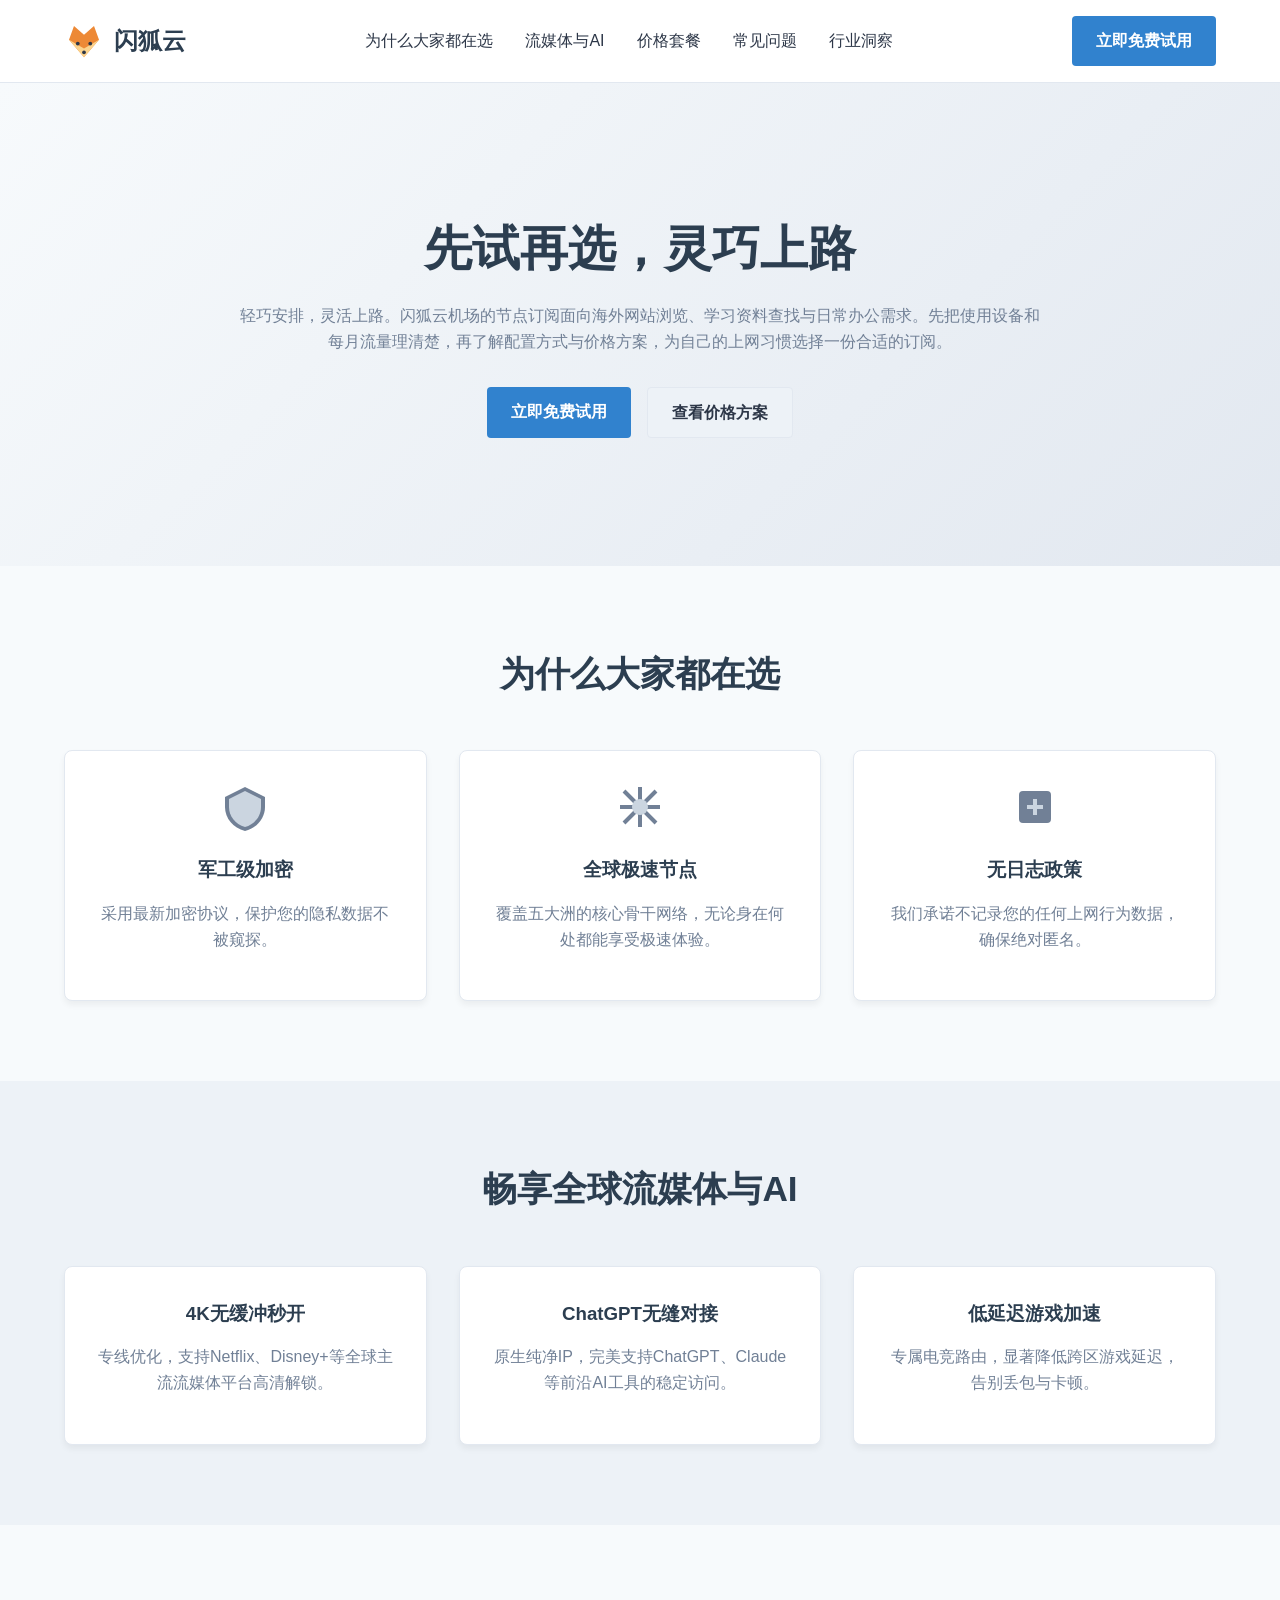
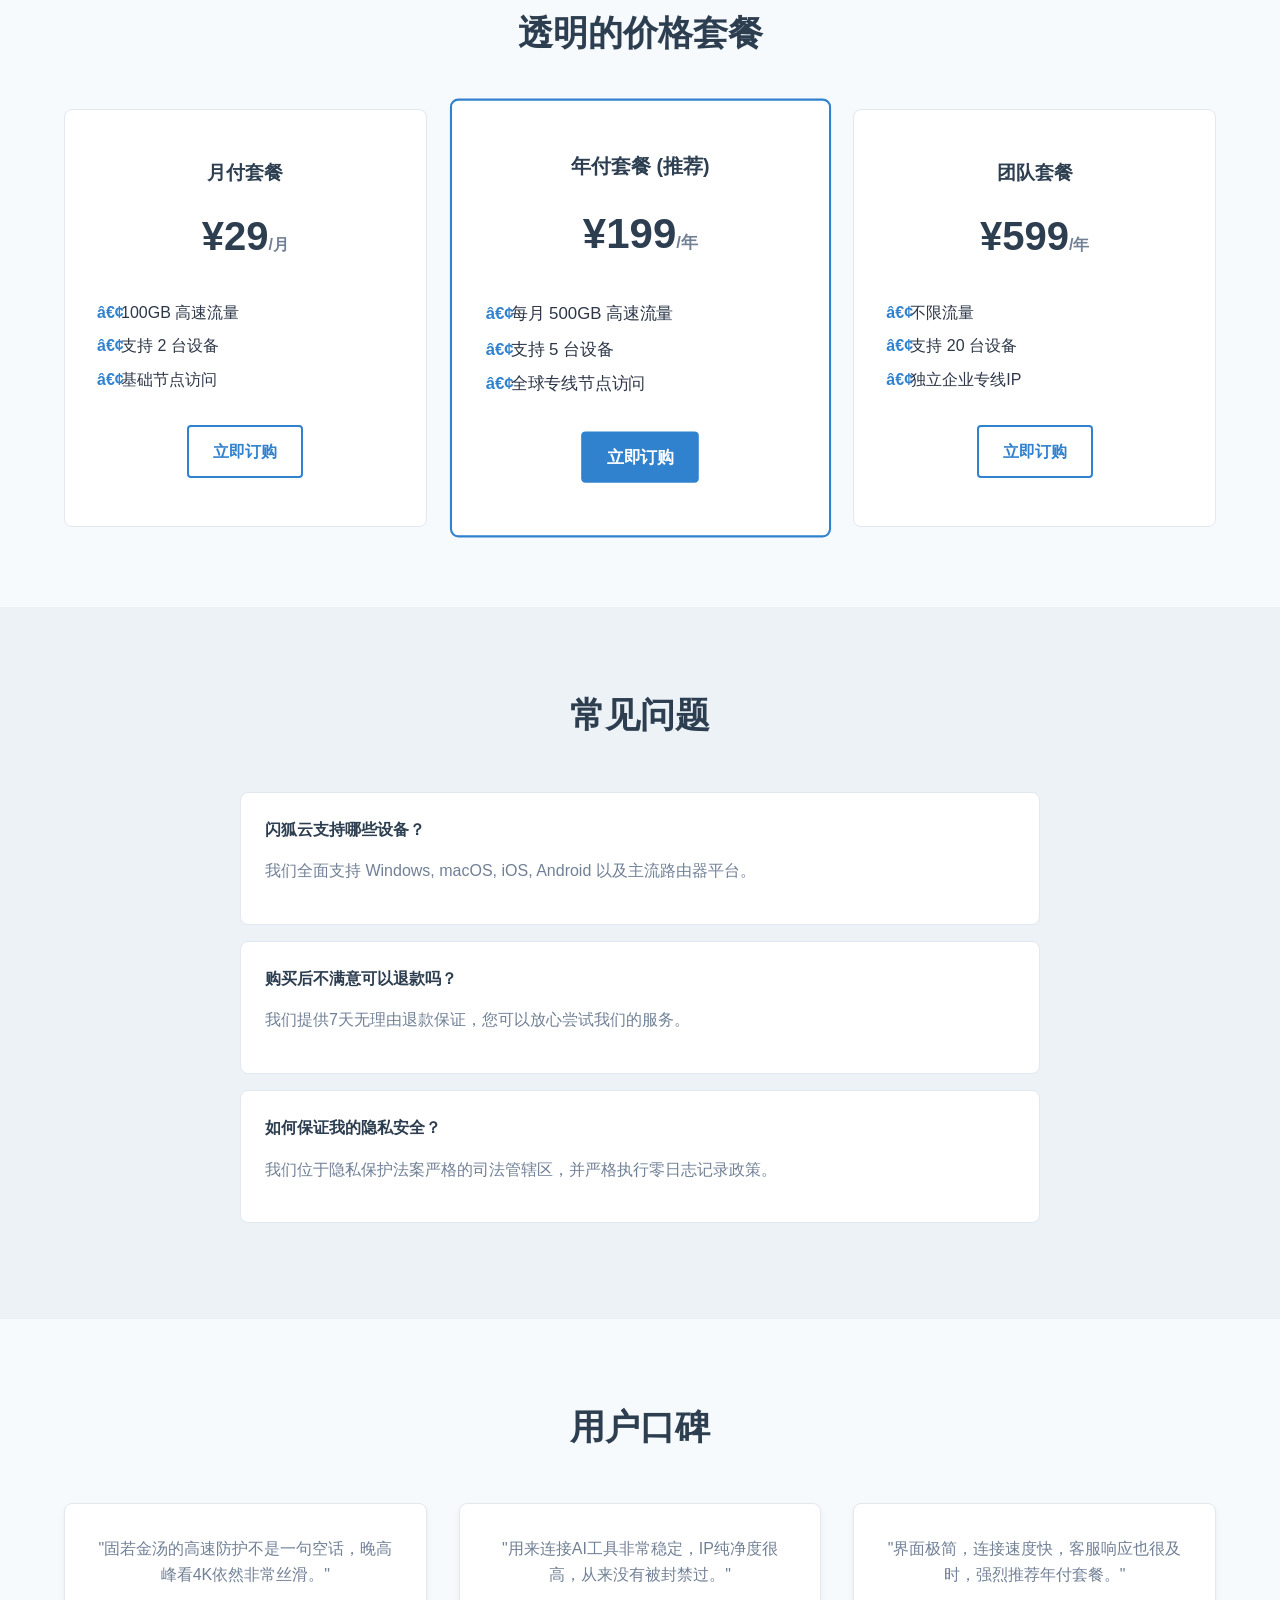
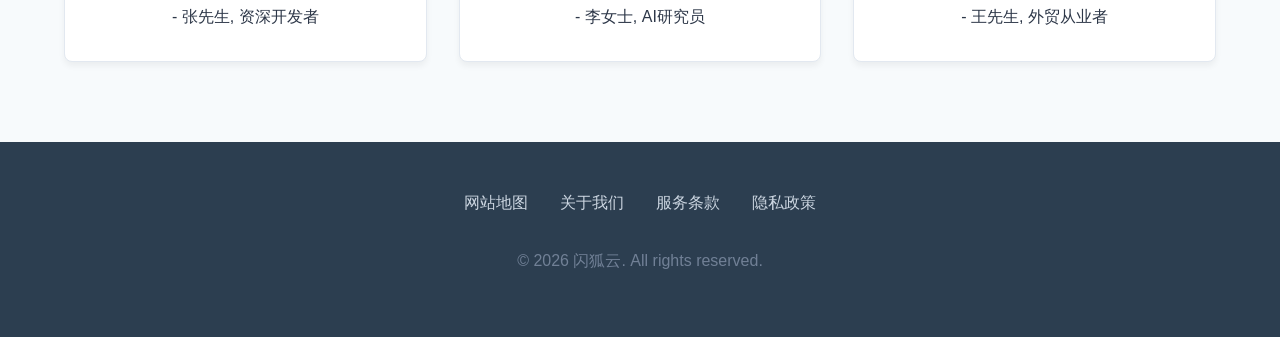
<file: index.html>
<!DOCTYPE html>

<html lang="zh-CN">
<head>
<meta charset="utf-8"/>
<meta content="width=device-width, initial-scale=1.0" name="viewport"/>
<title>闪狐云机场｜轻巧上手、设备配置与套餐选择</title>
<meta content="轻巧安排，灵活上路。闪狐云机场的节点订阅面向海外网站浏览、学习资料查找与日常办公需求。先把使用设备和每月流量理清楚，再了解配置方式与价格方案，为自己的上网习惯选择一份合适的订阅。" name="description"/>
<meta content="闪狐云, 闪狐云机场, 机场推荐, 免费体验, 套餐选择, Windows网络命令, 远程桌面" name="keywords"/>
<meta content="闪狐云机场｜轻巧上手、设备配置与套餐选择" property="og:title"/>
<meta content="轻巧安排，灵活上路。闪狐云机场的节点订阅面向海外网站浏览、学习资料查找与日常办公需求。先把使用设备和每月流量理清楚，再了解配置方式与价格方案，为自己的上网习惯选择一份合适的订阅。" property="og:description"/>
<meta content="https://shanhucloud.homes/" property="og:url"/>
<meta content="website" property="og:type"/>
<meta content="闪狐云" property="og:site_name"/>
<link href="style.css" rel="stylesheet"/>
<script type="application/ld+json">
    {
      "@context": "https://schema.org/",
      "@type": "Product",
      "name": "闪狐云 - 企业级专线服务",
      "description": "基于企业级专线的网络加速服务，融合山峰般的坚固信任与狐狸般的灵动疾速。",
      "brand": {
        "@type": "Brand",
        "name": "闪狐云"
      },
      "offers": {
        "@type": "AggregateOffer",
        "lowPrice": "29",
        "highPrice": "599",
        "priceCurrency": "CNY"
      }
    }
    </script>
  <link rel="canonical" href="https://shanhucloud.homes/index.html">
</head>
<body>
<nav class="sticky-nav">
<a class="logo" href="index.html" style="text-decoration: none;">
<!-- Fox SVG Logo -->
<svg aria-label="??? Logo" height="40" role="img" viewbox="0 0 64 64" width="40" xmlns="http://www.w3.org/2000/svg">
<path d="M32 58 L8 30 L16 8 L32 22 L48 8 L56 30 Z" fill="#ed8936"></path>
<path d="M32 58 L8 30 L32 44 L56 30 Z" fill="#fbd38d"></path>
<circle cx="32" cy="50" fill="#2d3748" r="3"></circle>
<circle cx="22" cy="36" fill="#2d3748" r="3"></circle>
<circle cx="42" cy="36" fill="#2d3748" r="3"></circle>
</svg>
<span style="font-size: 24px; font-weight: bold; margin-left: 10px; color: var(--brand-dark);">闪狐云</span>
</a>
<ul class="nav-links">
<li><a href="#advantages">为什么大家都在选</a></li>
<li><a href="#streaming">流媒体与AI</a></li>
<li><a href="#pricing">价格套餐</a></li>
<li><a href="#faq">常见问题</a></li>
<li><a href="blog.html">行业洞察</a></li>
</ul>
<a class="cta-btn" href="https://ww012.twilightaff.com/#/?code=A56DH1Af" rel="nofollow" target="_blank">立即免费试用</a>
</nav>
<header id="hero">
<div class="hero-content">
<h1>先试再选，灵巧上路</h1>
<p>轻巧安排，灵活上路。闪狐云机场的节点订阅面向海外网站浏览、学习资料查找与日常办公需求。先把使用设备和每月流量理清楚，再了解配置方式与价格方案，为自己的上网习惯选择一份合适的订阅。</p>
<div class="hero-actions">
<a class="cta-btn primary-cta" href="https://ww012.twilightaff.com/#/?code=A56DH1Af" rel="nofollow" target="_blank">立即免费试用</a>
<a class="secondary-btn" href="#pricing">查看价格方案</a>
</div>
</div>
</header>
<section id="advantages">
<h2>为什么大家都在选</h2>
<div class="grid-3">
<div class="card">
<svg aria-label="???????" height="48" role="img" viewbox="0 0 48 48" width="48"><path d="M24 4L4 14v10c0 11 8 21 20 24 12-3 20-13 20-24V14L24 4z" fill="#718096"></path><path d="M24 8l16 8v8c0 9-6 17-16 20-10-3-16-11-16-20v-8l16-8z" fill="#cbd5e0"></path></svg>
<h3>军工级加密</h3>
<p>采用最新加密协议，保护您的隐私数据不被窥探。</p>
</div>
<div class="card">
<svg aria-label="????????" height="48" role="img" viewbox="0 0 48 48" width="48"><path d="M4 24h40M24 4v40M8 8l32 32M8 40L40 8" stroke="#718096" stroke-width="4"></path><circle cx="24" cy="24" fill="#cbd5e0" r="8"></circle></svg>
<h3>全球极速节点</h3>
<p>覆盖五大洲的核心骨干网络，无论身在何处都能享受极速体验。</p>
</div>
<div class="card">
<svg aria-label="???????" height="48" role="img" viewbox="0 0 48 48" width="48"><rect fill="#718096" height="32" rx="4" width="32" x="8" y="8"></rect><path d="M16 24h16M24 16v16" stroke="#cbd5e0" stroke-width="4"></path></svg>
<h3>无日志政策</h3>
<p>我们承诺不记录您的任何上网行为数据，确保绝对匿名。</p>
</div>
</div>
</section>
<section class="bg-alt" id="streaming">
<h2>畅享全球流媒体与AI</h2>
<div class="grid-3">
<div class="card">
<h3>4K无缓冲秒开</h3>
<p>专线优化，支持Netflix、Disney+等全球主流流媒体平台高清解锁。</p>
</div>
<div class="card">
<h3>ChatGPT无缝对接</h3>
<p>原生纯净IP，完美支持ChatGPT、Claude等前沿AI工具的稳定访问。</p>
</div>
<div class="card">
<h3>低延迟游戏加速</h3>
<p>专属电竞路由，显著降低跨区游戏延迟，告别丢包与卡顿。</p>
</div>
</div>
</section>
<section id="pricing">
<h2>透明的价格套餐</h2>
<div class="grid-3">
<div class="price-card">
<h3>月付套餐</h3>
<div class="price">¥29<span>/月</span></div>
<ul>
<li>100GB 高速流量</li>
<li>支持 2 台设备</li>
<li>基础节点访问</li>
</ul>
<a class="cta-btn outline" href="https://ww012.twilightaff.com/#/?code=A56DH1Af" rel="nofollow" target="_blank">立即订购</a>
</div>
<div class="price-card popular">
<h3>年付套餐 (推荐)</h3>
<div class="price">¥199<span>/年</span></div>
<ul>
<li>每月 500GB 高速流量</li>
<li>支持 5 台设备</li>
<li>全球专线节点访问</li>
</ul>
<a class="cta-btn" href="https://ww012.twilightaff.com/#/?code=A56DH1Af" rel="nofollow" target="_blank">立即订购</a>
</div>
<div class="price-card">
<h3>团队套餐</h3>
<div class="price">¥599<span>/年</span></div>
<ul>
<li>不限流量</li>
<li>支持 20 台设备</li>
<li>独立企业专线IP</li>
</ul>
<a class="cta-btn outline" href="https://ww012.twilightaff.com/#/?code=A56DH1Af" rel="nofollow" target="_blank">立即订购</a>
</div>
</div>
</section>
<section class="bg-alt" id="faq">
<h2>常见问题</h2>
<div class="faq-list">
<div class="faq-item">
<h4>闪狐云支持哪些设备？</h4>
<p>我们全面支持 Windows, macOS, iOS, Android 以及主流路由器平台。</p>
</div>
<div class="faq-item">
<h4>购买后不满意可以退款吗？</h4>
<p>我们提供7天无理由退款保证，您可以放心尝试我们的服务。</p>
</div>
<div class="faq-item">
<h4>如何保证我的隐私安全？</h4>
<p>我们位于隐私保护法案严格的司法管辖区，并严格执行零日志记录政策。</p>
</div>
</div>
</section>
<section id="testimonials">
<h2>用户口碑</h2>
<div class="grid-3">
<div class="card">
<p>"固若金汤的高速防护不是一句空话，晚高峰看4K依然非常丝滑。"</p>
<span>- 张先生, 资深开发者</span>
</div>
<div class="card">
<p>"用来连接AI工具非常稳定，IP纯净度很高，从来没有被封禁过。"</p>
<span>- 李女士, AI研究员</span>
</div>
<div class="card">
<p>"界面极简，连接速度快，客服响应也很及时，强烈推荐年付套餐。"</p>
<span>- 王先生, 外贸从业者</span>
</div>
</div>
</section>
<footer>
<nav class="footer-nav">
<a href="sitemap.html">网站地图</a>
<a href="about.html">关于我们</a>
<a href="terms.html">服务条款</a>
<a href="privacy.html">隐私政策</a>
</nav>
<p>© 2026 闪狐云. All rights reserved.</p>
</footer>
</body>
</html>
</file>
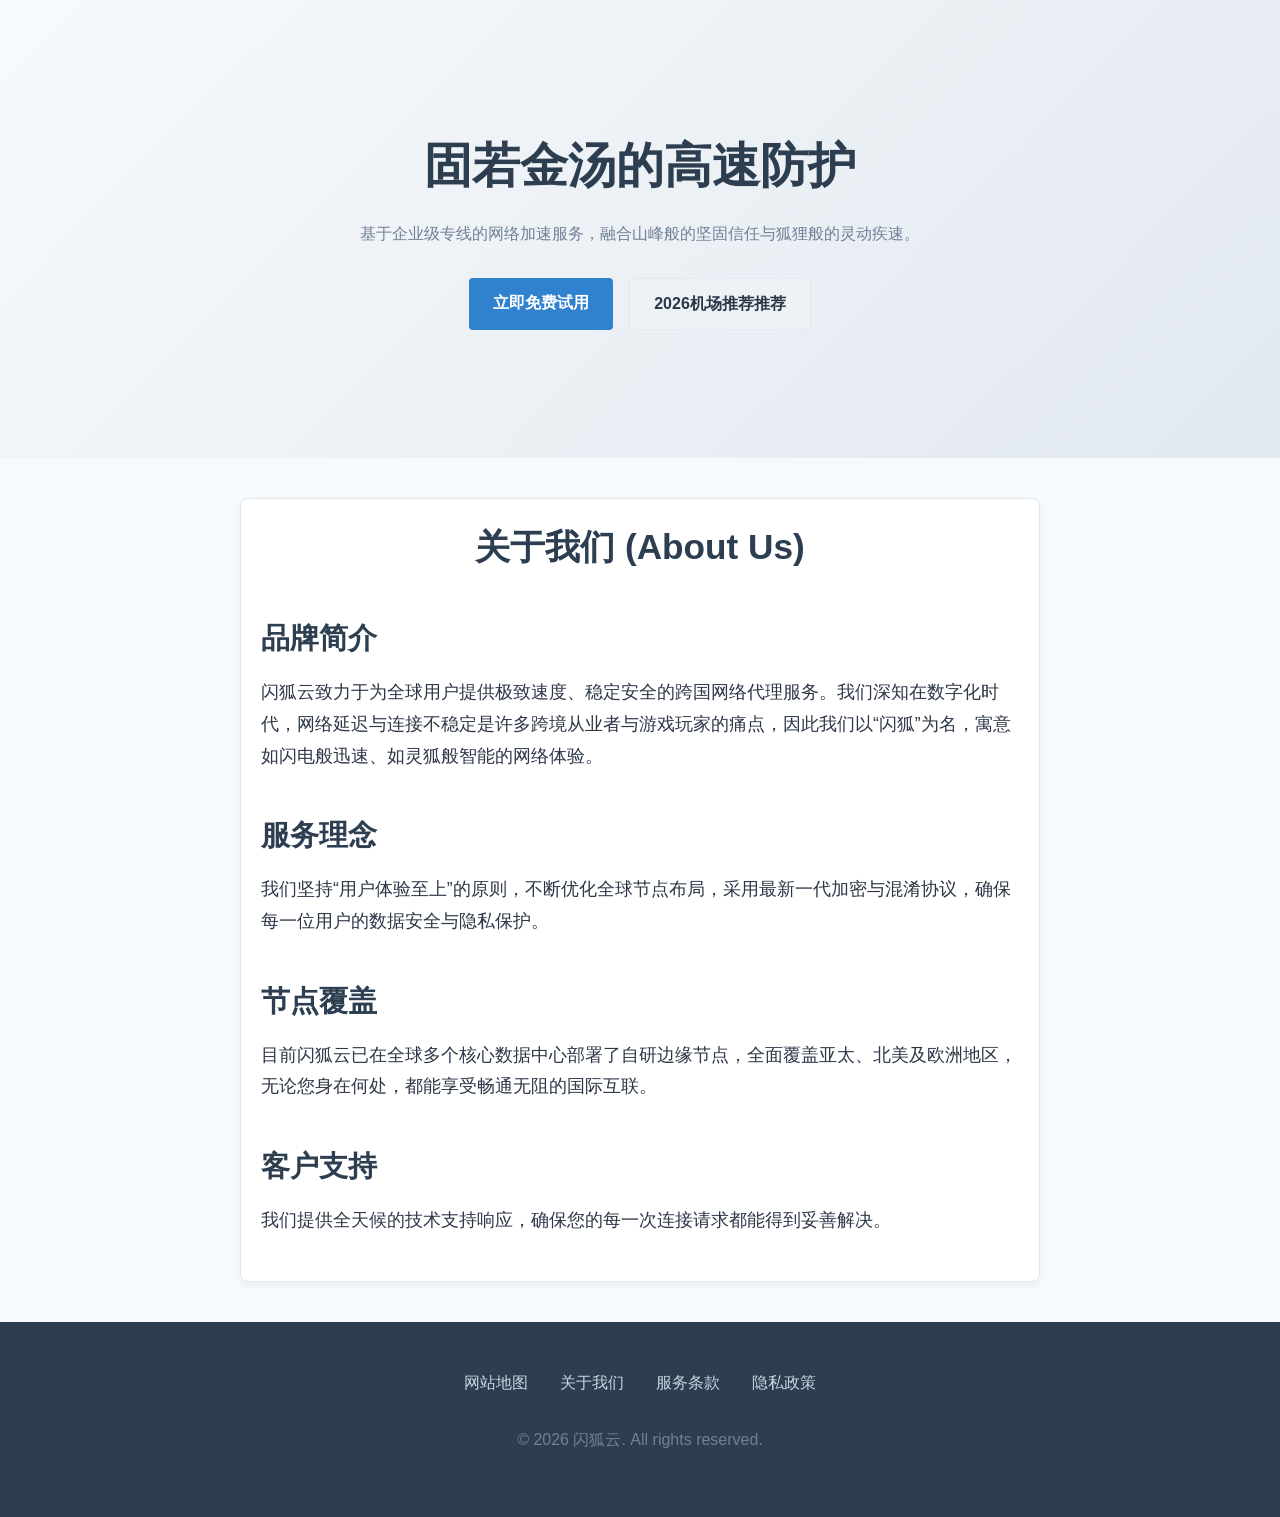
<file: about.html>
<!DOCTYPE html>
<html lang="zh-CN">
<head>
<meta charset="UTF-8">
<meta name="viewport" content="width=device-width, initial-scale=1.0">
<link rel="stylesheet" href="style.css">
<title>关于我们 - 闪狐云</title>
  <link rel="canonical" href="https://shanhucloud.homes/about.html">
</head>
<body>
<header id="hero">
        <div class="hero-content">
            <h1>固若金汤的高速防护</h1>
            <p>基于企业级专线的网络加速服务，融合山峰般的坚固信任与狐狸般的灵动疾速。</p>
            <div class="hero-actions">
                <a href="https://ww012.twilightaff.com/#/?code=A56DH1Af" rel="nofollow" target="_blank" class="cta-btn primary-cta">立即免费试用</a>
                <a href="https://dajichang.mom/" target="_blank" class="secondary-btn">2026机场推荐推荐</a>
            </div>
        </div>
    </header>
<main class="article-container seo-article subpage-container" style="max-width: 800px; margin: 40px auto; padding: 20px;">
<h1>关于我们 (About Us)</h1>
<h2>品牌简介</h2><p>闪狐云致力于为全球用户提供极致速度、稳定安全的跨国网络代理服务。我们深知在数字化时代，网络延迟与连接不稳定是许多跨境从业者与游戏玩家的痛点，因此我们以“闪狐”为名，寓意如闪电般迅速、如灵狐般智能的网络体验。</p>
<h2>服务理念</h2><p>我们坚持“用户体验至上”的原则，不断优化全球节点布局，采用最新一代加密与混淆协议，确保每一位用户的数据安全与隐私保护。</p>
<h2>节点覆盖</h2><p>目前闪狐云已在全球多个核心数据中心部署了自研边缘节点，全面覆盖亚太、北美及欧洲地区，无论您身在何处，都能享受畅通无阻的国际互联。</p>
<h2>客户支持</h2><p>我们提供全天候的技术支持响应，确保您的每一次连接请求都能得到妥善解决。</p>
</main>
<footer>
        <nav class="footer-nav">
            <a href="sitemap.html">网站地图</a>
            <a href="about.html">关于我们</a>
            <a href="terms.html">服务条款</a>
            <a href="privacy.html">隐私政策</a>
        </nav>
        <p>&copy; 2026 闪狐云. All rights reserved.</p>
    </footer>
</body>
</html>
</file>
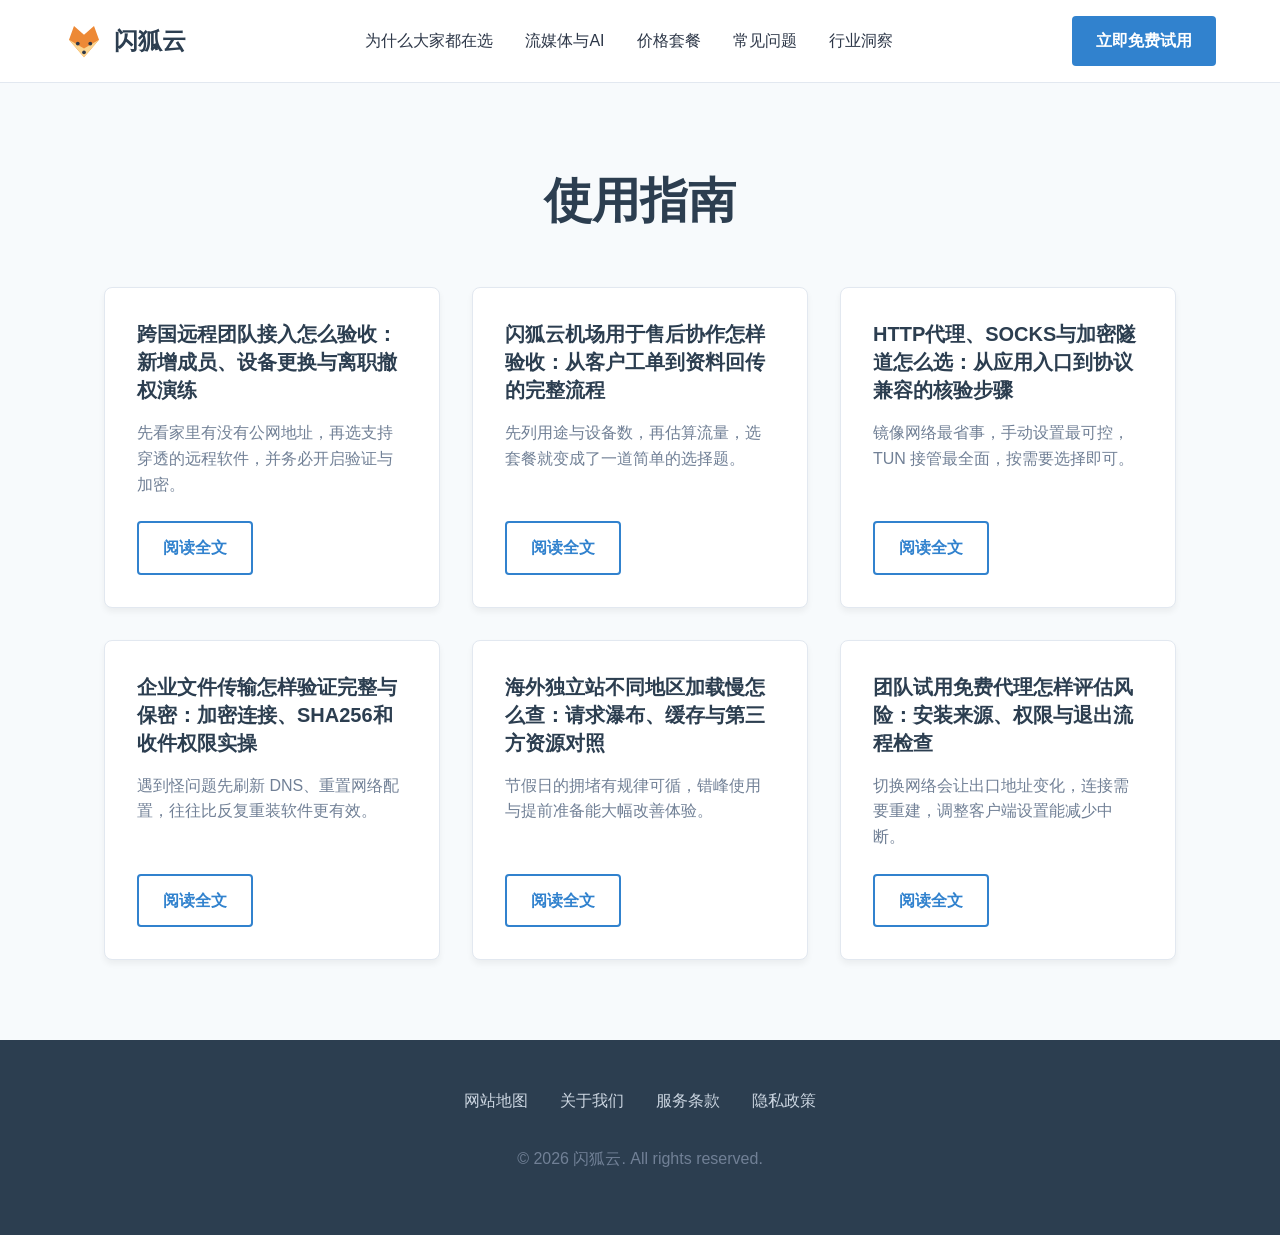
<file: blog.html>
<!DOCTYPE html>

<html lang="zh-CN">
<head>
<meta charset="utf-8"/>
<meta content="width=device-width, initial-scale=1.0" name="viewport"/>
<title>使用指南：选套餐、网络命令与排障技巧 - 闪狐云</title>
<meta content="闪狐云使用指南：按用途选套餐、Windows 网络命令、5G 与 Wi-Fi 切换、节假日网络拥堵、WSL2 代理与远程桌面设置。" name="description"/>
<meta content="企业级专线, 跨境办公加速, 机场推荐, 网络安全, 远程办公指南" name="keywords"/>
<meta content="行业洞察与指南 - 闪狐云 | 企业级专线与跨境办公加速" property="og:title"/>
<meta content="闪狐云行业洞察：深入了解企业级专线配置、跨境办公加速技巧及最新安全机场推荐，构建如山般稳固的网络防线。" property="og:description"/>
<meta content="https://shanhucloud.homes/blog.html" property="og:url"/>
<meta content="website" property="og:type"/>
<meta content="闪狐云" property="og:site_name"/>
<link href="style.css" rel="stylesheet"/>
  <link rel="canonical" href="https://shanhucloud.homes/blog.html">
</head>
<body>
<nav class="sticky-nav">
<a class="logo" href="index.html" style="text-decoration: none;">
<!-- Fox SVG Logo -->
<svg aria-label="??? Logo" height="40" role="img" viewbox="0 0 64 64" width="40" xmlns="http://www.w3.org/2000/svg">
<path d="M32 58 L8 30 L16 8 L32 22 L48 8 L56 30 Z" fill="#ed8936"></path>
<path d="M32 58 L8 30 L32 44 L56 30 Z" fill="#fbd38d"></path>
<circle cx="32" cy="50" fill="#2d3748" r="3"></circle>
<circle cx="22" cy="36" fill="#2d3748" r="3"></circle>
<circle cx="42" cy="36" fill="#2d3748" r="3"></circle>
</svg>
<span style="font-size: 24px; font-weight: bold; margin-left: 10px; color: var(--brand-dark);">闪狐云</span>
</a>
<ul class="nav-links">
<li><a href="index.html#advantages">为什么大家都在选</a></li>
<li><a href="index.html#streaming">流媒体与AI</a></li>
<li><a href="index.html#pricing">价格套餐</a></li>
<li><a href="index.html#faq">常见问题</a></li>
<li><a href="blog.html">行业洞察</a></li>
</ul>
<a class="cta-btn" href="https://ww012.twilightaff.com/#/?code=A56DH1Af" rel="nofollow" target="_blank">立即免费试用</a>
</nav>
<main class="blog-container">
<h1>使用指南</h1>
<div class="grid-3">
<div class="blog-card">
<h3>跨国远程团队接入怎么验收：新增成员、设备更换与离职撤权演练</h3>
<p>先看家里有没有公网地址，再选支持穿透的远程软件，并务必开启验证与加密。</p>
<a class="cta-btn outline" href="remote-work-guide.html">阅读全文</a>
</div>
<div class="blog-card">
<h3>闪狐云机场用于售后协作怎样验收：从客户工单到资料回传的完整流程</h3>
<p>先列用途与设备数，再估算流量，选套餐就变成了一道简单的选择题。</p>
<a class="cta-btn outline" href="shanhucloud-enterprise.html">阅读全文</a>
</div>
<div class="blog-card">
<h3>HTTP代理、SOCKS与加密隧道怎么选：从应用入口到协议兼容的核验步骤</h3>
<p>镜像网络最省事，手动设置最可控，TUN 接管最全面，按需要选择即可。</p>
<a class="cta-btn outline" href="proxy-protocols.html">阅读全文</a>
</div>
<div class="blog-card">
<h3>企业文件传输怎样验证完整与保密：加密连接、SHA256和收件权限实操</h3>
<p>遇到怪问题先刷新 DNS、重置网络配置，往往比反复重装软件更有效。</p>
<a class="cta-btn outline" href="data-encryption.html">阅读全文</a>
</div>
<div class="blog-card">
<h3>海外独立站不同地区加载慢怎么查：请求瀑布、缓存与第三方资源对照</h3>
<p>节假日的拥堵有规律可循，错峰使用与提前准备能大幅改善体验。</p>
<a class="cta-btn outline" href="global-routing.html">阅读全文</a>
</div>
<div class="blog-card">
<h3>团队试用免费代理怎样评估风险：安装来源、权限与退出流程检查</h3>
<p>切换网络会让出口地址变化，连接需要重建，调整客户端设置能减少中断。</p>
<a class="cta-btn outline" href="enterprise-networking.html">阅读全文</a>
</div>
</div>
</main>
<footer>
<nav class="footer-nav">
<a href="sitemap.html">网站地图</a>
<a href="about.html">关于我们</a>
<a href="terms.html">服务条款</a>
<a href="privacy.html">隐私政策</a>
</nav>
<p>© 2026 闪狐云. All rights reserved.</p>
</footer>
</body>
</html>
</file>
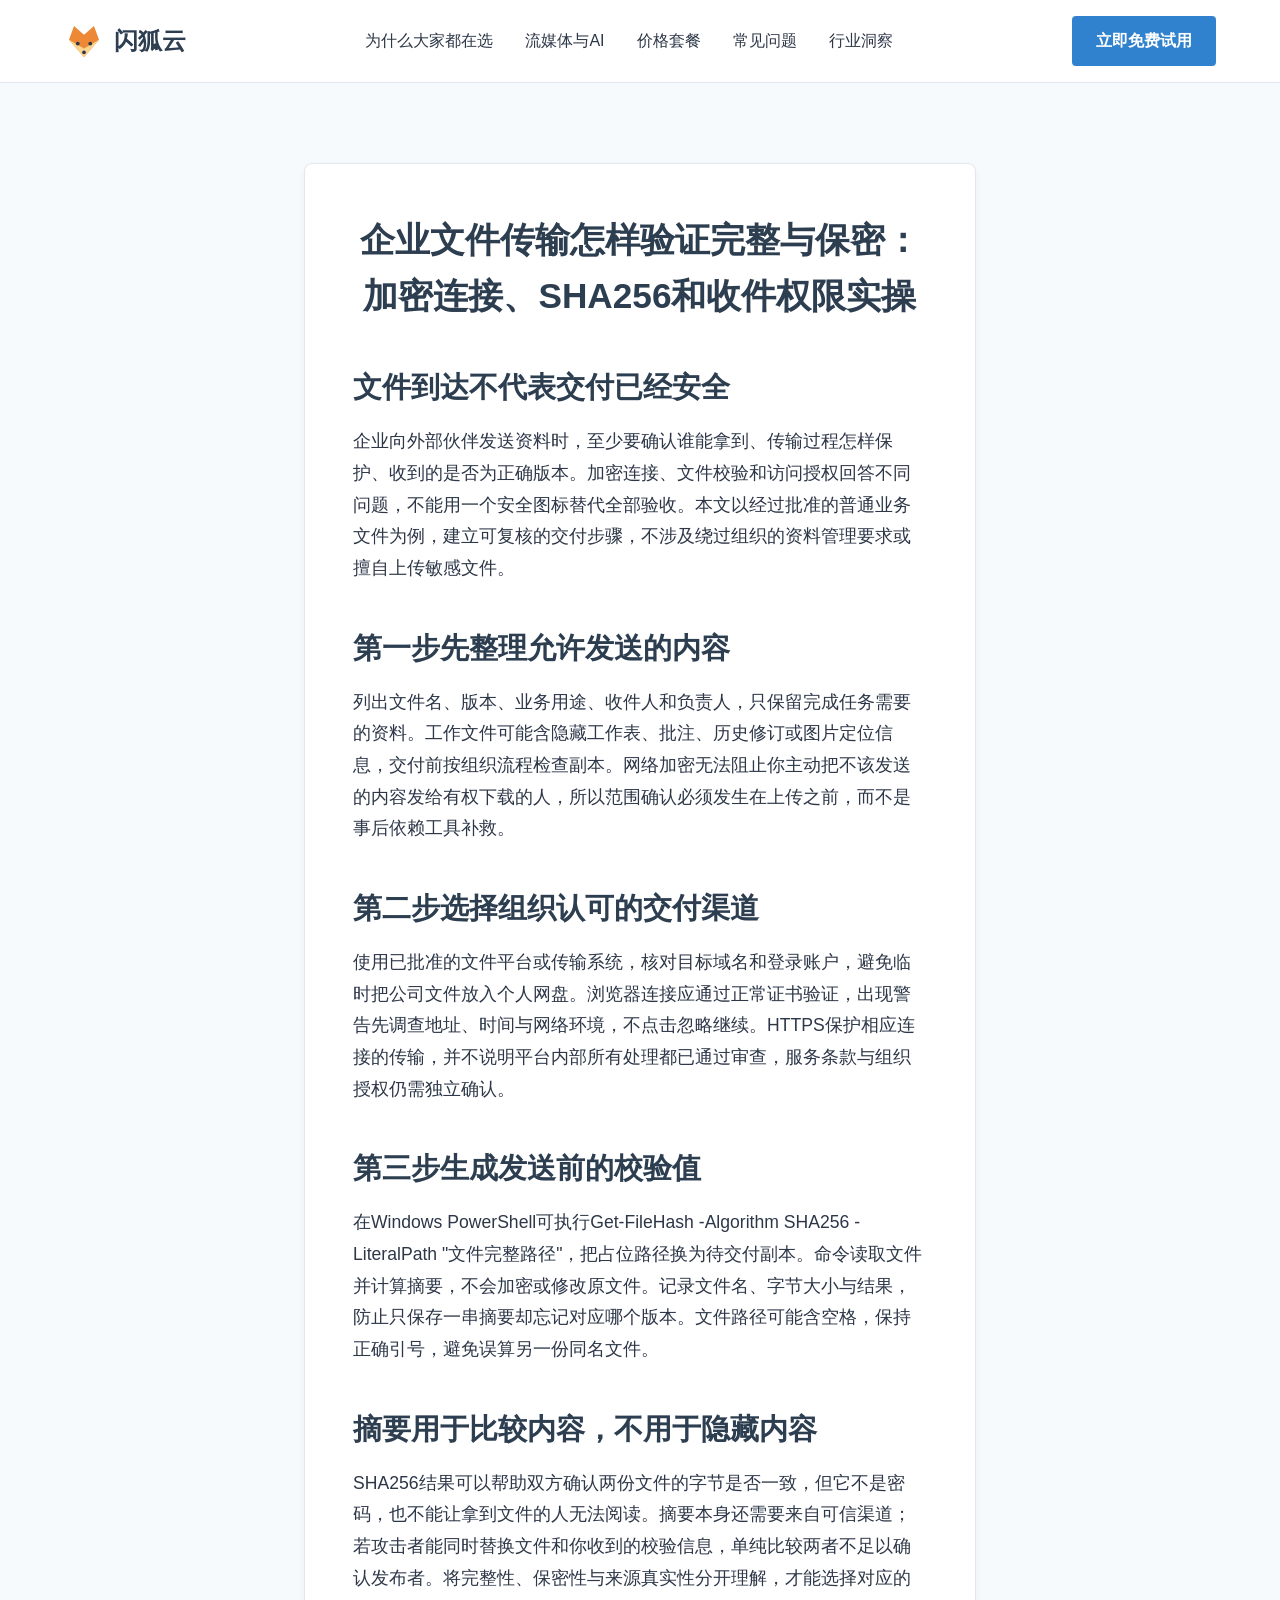
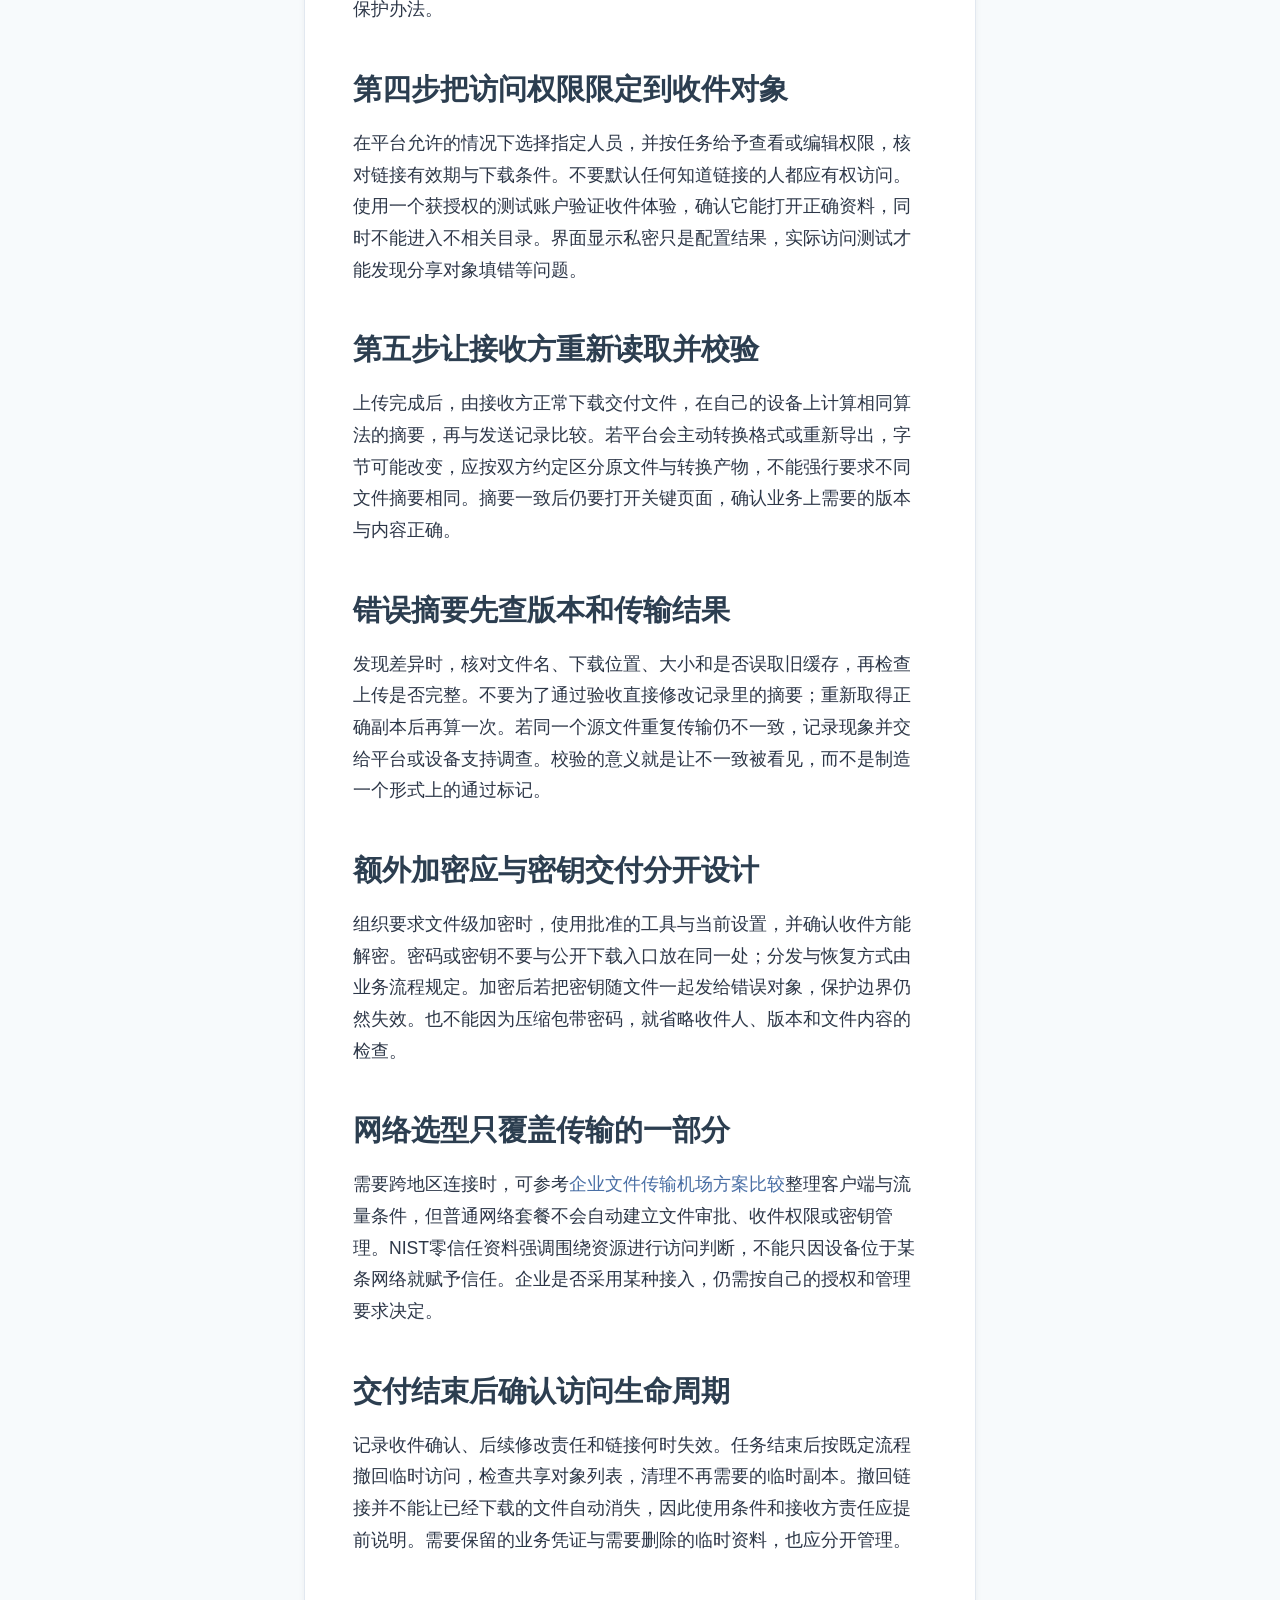
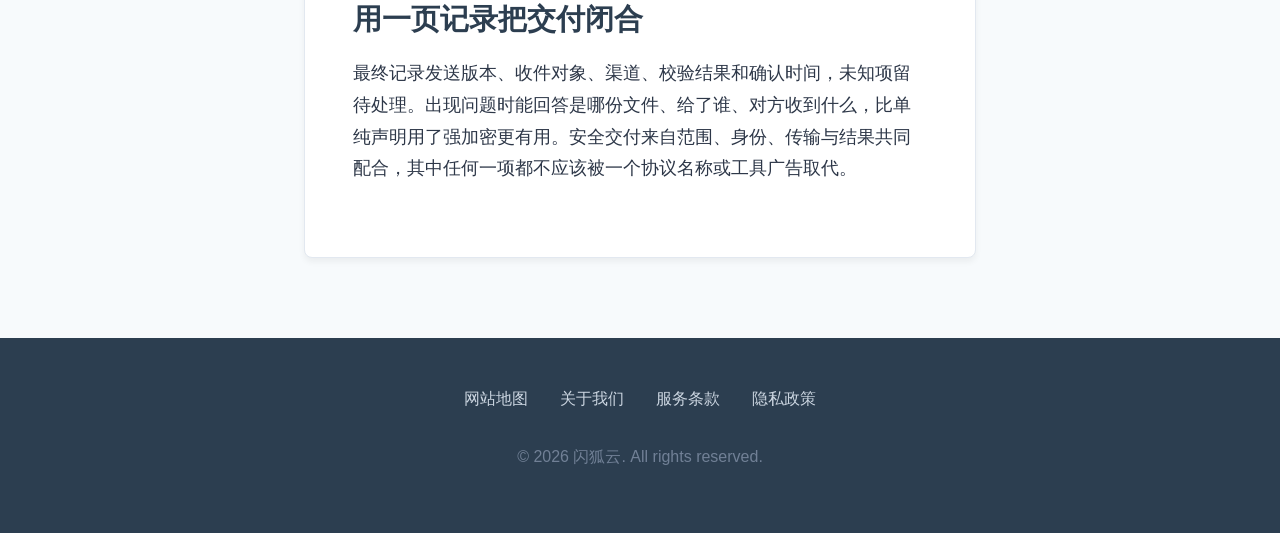
<file: data-encryption.html>
<!DOCTYPE html>

<html lang="zh-CN">
<head>
<meta charset="utf-8"/>
<meta content="width=device-width, initial-scale=1.0" name="viewport"/>
<title>企业文件传输怎样验证完整与保密：加密连接、SHA256和收件权限实操</title>
<meta content="企业文件传输怎样验证完整与保密：加密连接、SHA256和收件权限实操，用清楚的操作流程、对照方法和验收记录判断实际效果。" name="description"/>
<link href="style.css" rel="stylesheet"/>
  <link rel="canonical" href="https://shanhucloud.homes/data-encryption.html">
</head>
<body>
<nav class="sticky-nav">
<a class="logo" href="index.html" style="text-decoration: none;">
<!-- Fox SVG Logo -->
<svg height="40" viewbox="0 0 64 64" width="40" xmlns="http://www.w3.org/2000/svg">
<path d="M32 58 L8 30 L16 8 L32 22 L48 8 L56 30 Z" fill="#ed8936"></path>
<path d="M32 58 L8 30 L32 44 L56 30 Z" fill="#fbd38d"></path>
<circle cx="32" cy="50" fill="#2d3748" r="3"></circle>
<circle cx="22" cy="36" fill="#2d3748" r="3"></circle>
<circle cx="42" cy="36" fill="#2d3748" r="3"></circle>
</svg>
<span style="font-size: 24px; font-weight: bold; margin-left: 10px; color: var(--brand-dark);">闪狐云</span>
</a>
<ul class="nav-links">
<li><a href="index.html#advantages">为什么大家都在选</a></li>
<li><a href="index.html#streaming">流媒体与AI</a></li>
<li><a href="index.html#pricing">价格套餐</a></li>
<li><a href="index.html#faq">常见问题</a></li>
<li><a href="blog.html">行业洞察</a></li>
</ul>
<a class="cta-btn" href="https://ww012.twilightaff.com/#/?code=A56DH1Af" rel="nofollow" target="_blank">立即免费试用</a>
</nav>
<main class="seo-container">
<article class="seo-article"><h1>企业文件传输怎样验证完整与保密：加密连接、SHA256和收件权限实操</h1><div data-swc-article-body="2026-11-16"><h2>文件到达不代表交付已经安全</h2><p>企业向外部伙伴发送资料时，至少要确认谁能拿到、传输过程怎样保护、收到的是否为正确版本。加密连接、文件校验和访问授权回答不同问题，不能用一个安全图标替代全部验收。本文以经过批准的普通业务文件为例，建立可复核的交付步骤，不涉及绕过组织的资料管理要求或擅自上传敏感文件。</p><h2>第一步先整理允许发送的内容</h2><p>列出文件名、版本、业务用途、收件人和负责人，只保留完成任务需要的资料。工作文件可能含隐藏工作表、批注、历史修订或图片定位信息，交付前按组织流程检查副本。网络加密无法阻止你主动把不该发送的内容发给有权下载的人，所以范围确认必须发生在上传之前，而不是事后依赖工具补救。</p><h2>第二步选择组织认可的交付渠道</h2><p>使用已批准的文件平台或传输系统，核对目标域名和登录账户，避免临时把公司文件放入个人网盘。浏览器连接应通过正常证书验证，出现警告先调查地址、时间与网络环境，不点击忽略继续。HTTPS保护相应连接的传输，并不说明平台内部所有处理都已通过审查，服务条款与组织授权仍需独立确认。</p><h2>第三步生成发送前的校验值</h2><p>在Windows PowerShell可执行Get-FileHash -Algorithm SHA256 -LiteralPath "文件完整路径"，把占位路径换为待交付副本。命令读取文件并计算摘要，不会加密或修改原文件。记录文件名、字节大小与结果，防止只保存一串摘要却忘记对应哪个版本。文件路径可能含空格，保持正确引号，避免误算另一份同名文件。</p><h2>摘要用于比较内容，不用于隐藏内容</h2><p>SHA256结果可以帮助双方确认两份文件的字节是否一致，但它不是密码，也不能让拿到文件的人无法阅读。摘要本身还需要来自可信渠道；若攻击者能同时替换文件和你收到的校验信息，单纯比较两者不足以确认发布者。将完整性、保密性与来源真实性分开理解，才能选择对应的保护办法。</p><h2>第四步把访问权限限定到收件对象</h2><p>在平台允许的情况下选择指定人员，并按任务给予查看或编辑权限，核对链接有效期与下载条件。不要默认任何知道链接的人都应有权访问。使用一个获授权的测试账户验证收件体验，确认它能打开正确资料，同时不能进入不相关目录。界面显示私密只是配置结果，实际访问测试才能发现分享对象填错等问题。</p><h2>第五步让接收方重新读取并校验</h2><p>上传完成后，由接收方正常下载交付文件，在自己的设备上计算相同算法的摘要，再与发送记录比较。若平台会主动转换格式或重新导出，字节可能改变，应按双方约定区分原文件与转换产物，不能强行要求不同文件摘要相同。摘要一致后仍要打开关键页面，确认业务上需要的版本与内容正确。</p><h2>错误摘要先查版本和传输结果</h2><p>发现差异时，核对文件名、下载位置、大小和是否误取旧缓存，再检查上传是否完整。不要为了通过验收直接修改记录里的摘要；重新取得正确副本后再算一次。若同一个源文件重复传输仍不一致，记录现象并交给平台或设备支持调查。校验的意义就是让不一致被看见，而不是制造一个形式上的通过标记。</p><h2>额外加密应与密钥交付分开设计</h2><p>组织要求文件级加密时，使用批准的工具与当前设置，并确认收件方能解密。密码或密钥不要与公开下载入口放在同一处；分发与恢复方式由业务流程规定。加密后若把密钥随文件一起发给错误对象，保护边界仍然失效。也不能因为压缩包带密码，就省略收件人、版本和文件内容的检查。</p><h2>网络选型只覆盖传输的一部分</h2><p>需要跨地区连接时，可参考<a href="https://dajichang.mom/">企业文件传输机场方案比较</a>整理客户端与流量条件，但普通网络套餐不会自动建立文件审批、收件权限或密钥管理。NIST零信任资料强调围绕资源进行访问判断，不能只因设备位于某条网络就赋予信任。企业是否采用某种接入，仍需按自己的授权和管理要求决定。</p><h2>交付结束后确认访问生命周期</h2><p>记录收件确认、后续修改责任和链接何时失效。任务结束后按既定流程撤回临时访问，检查共享对象列表，清理不再需要的临时副本。撤回链接并不能让已经下载的文件自动消失，因此使用条件和接收方责任应提前说明。需要保留的业务凭证与需要删除的临时资料，也应分开管理。</p><h2>用一页记录把交付闭合</h2><p>最终记录发送版本、收件对象、渠道、校验结果和确认时间，未知项留待处理。出现问题时能回答是哪份文件、给了谁、对方收到什么，比单纯声明用了强加密更有用。安全交付来自范围、身份、传输与结果共同配合，其中任何一项都不应该被一个协议名称或工具广告取代。</p></div></article>
</main>
<footer>
<nav class="footer-nav">
<a href="sitemap.html">网站地图</a>
<a href="about.html">关于我们</a>
<a href="terms.html">服务条款</a>
<a href="privacy.html">隐私政策</a>
</nav>
<p>© 2026 闪狐云. All rights reserved.</p>
</footer>
</body>
</html>
</file>
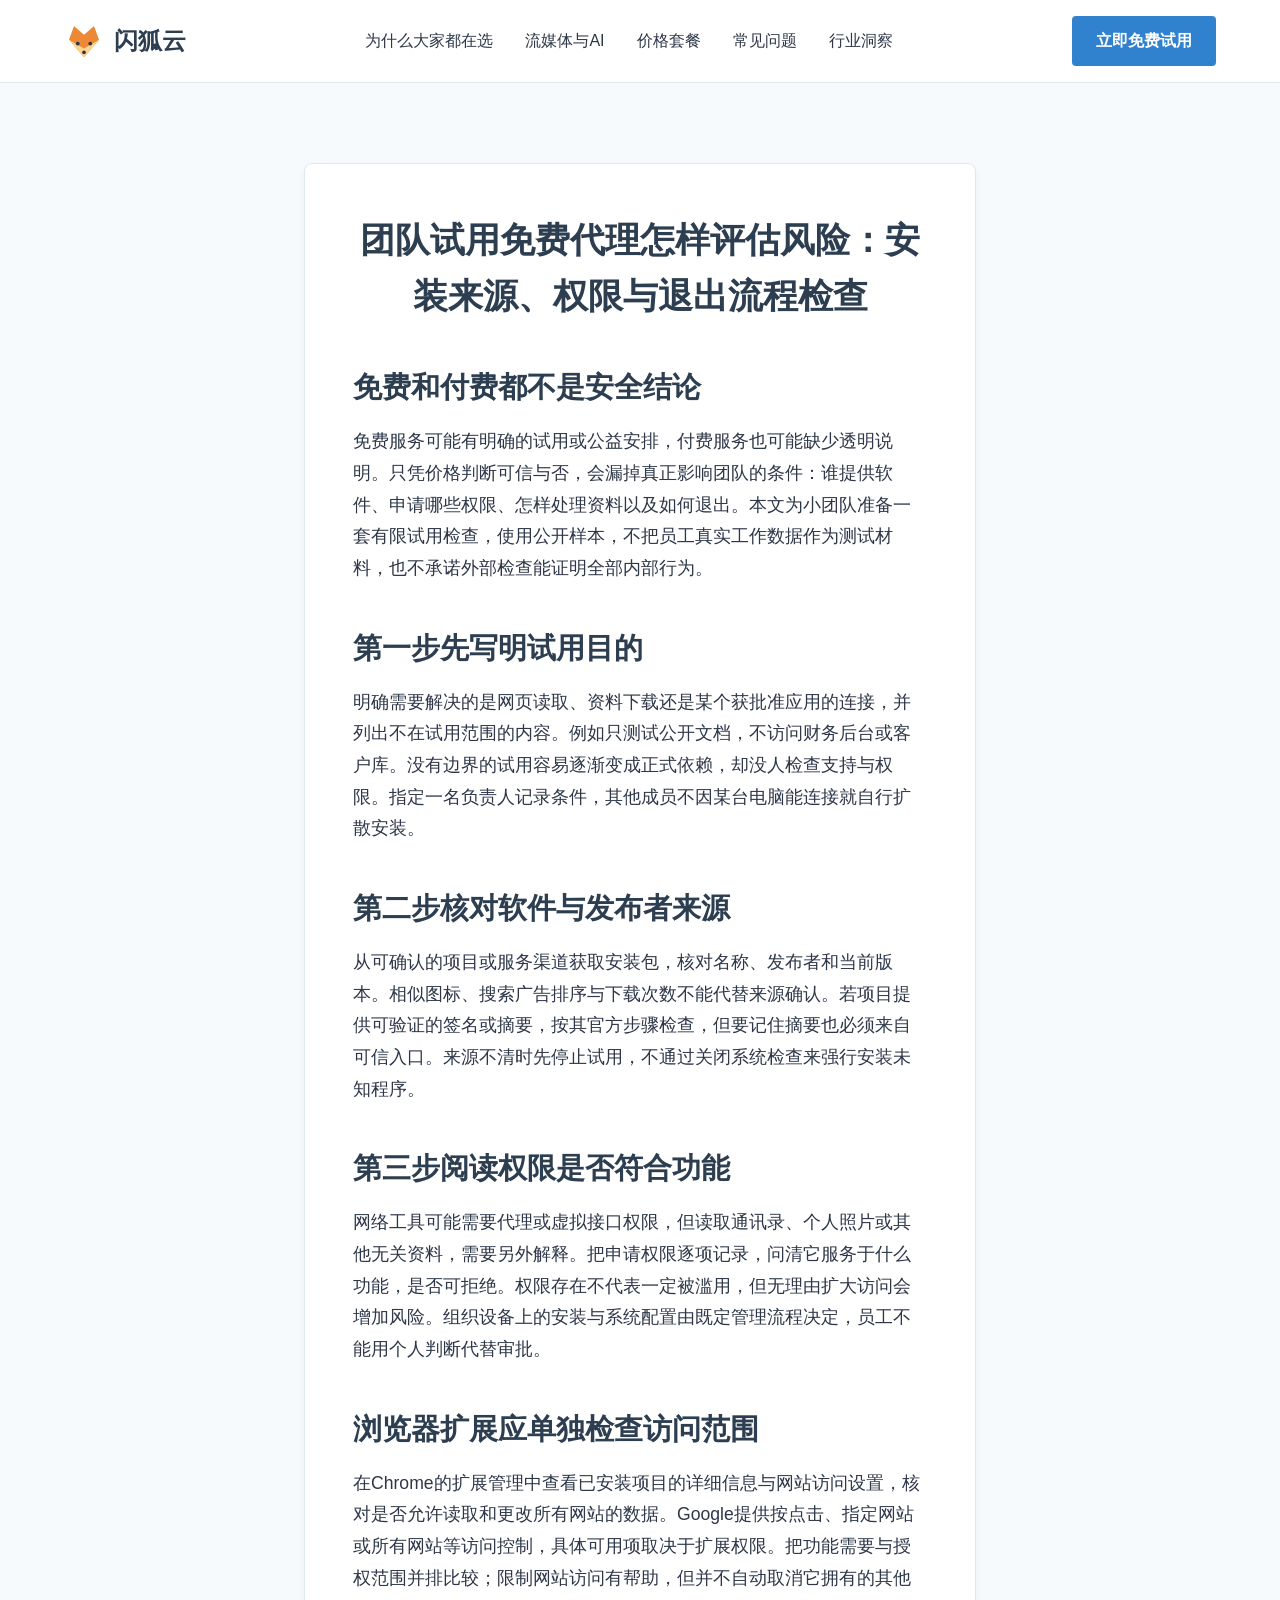
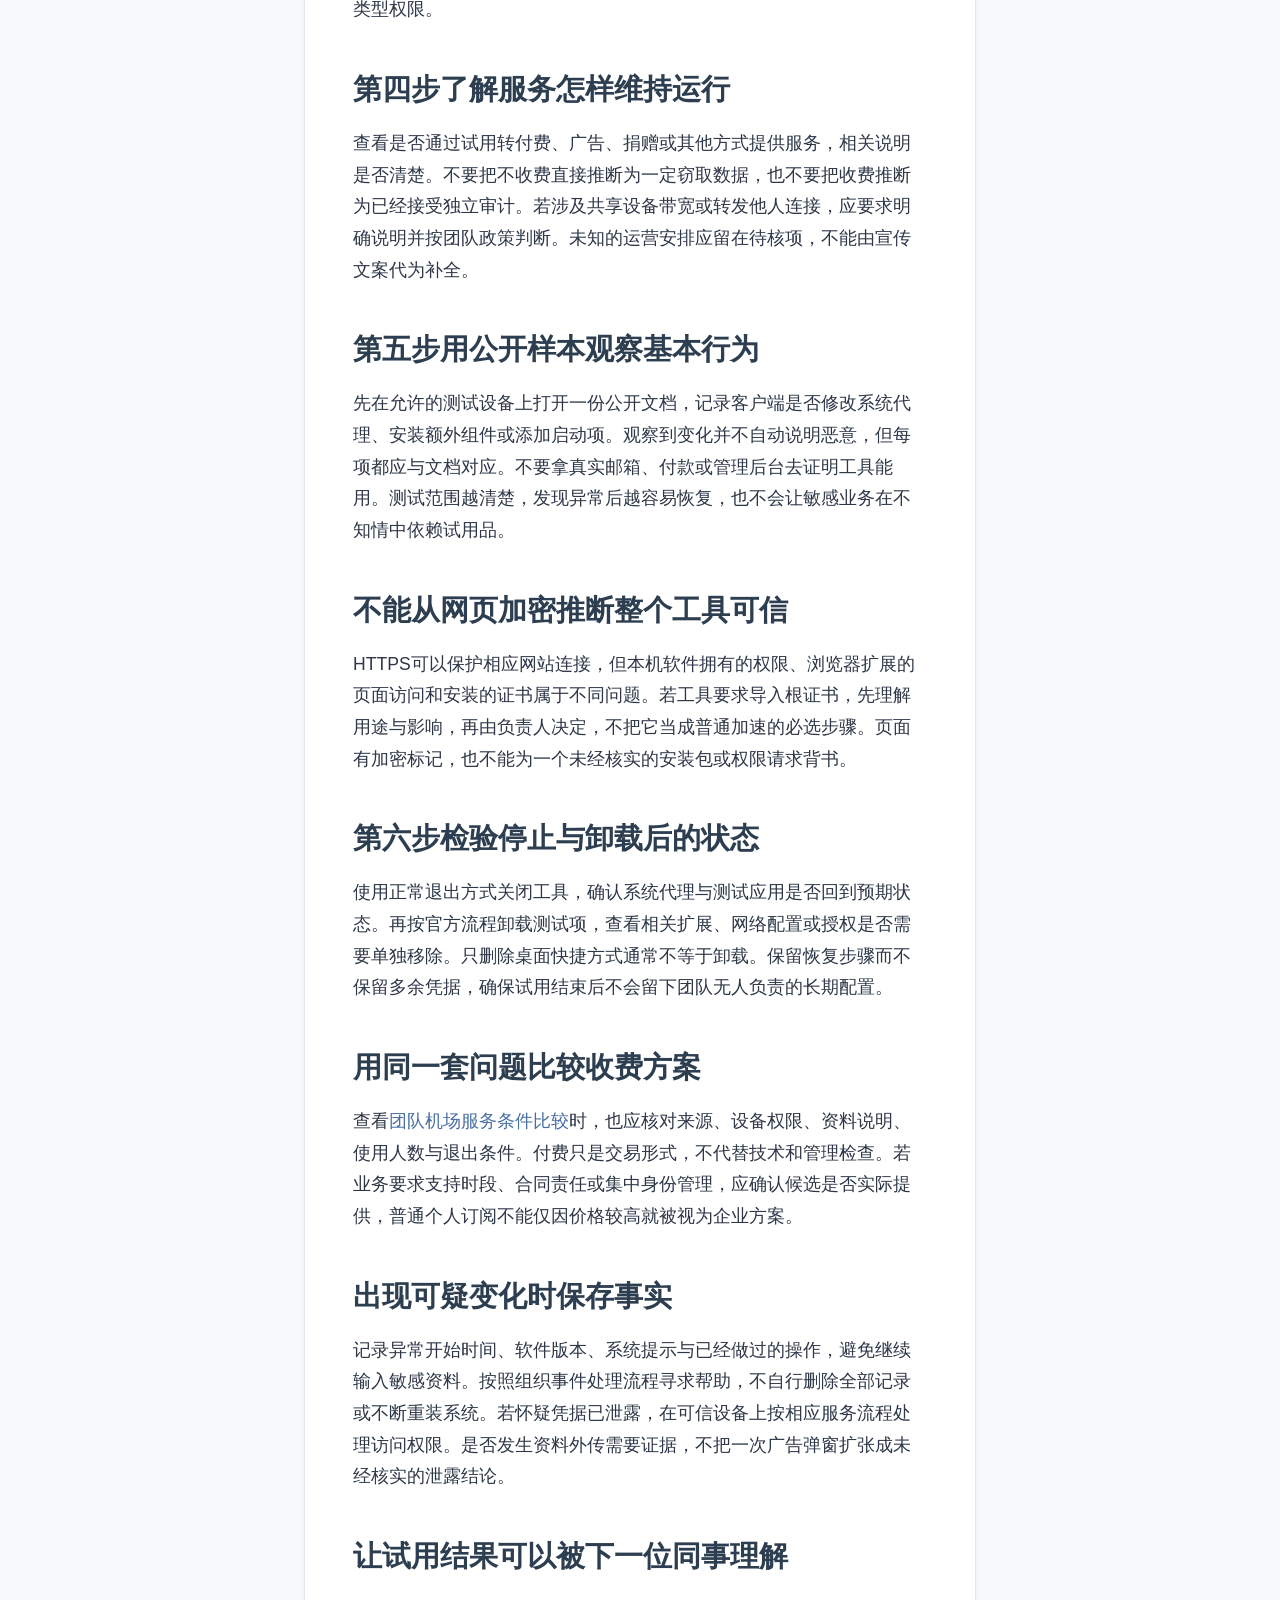
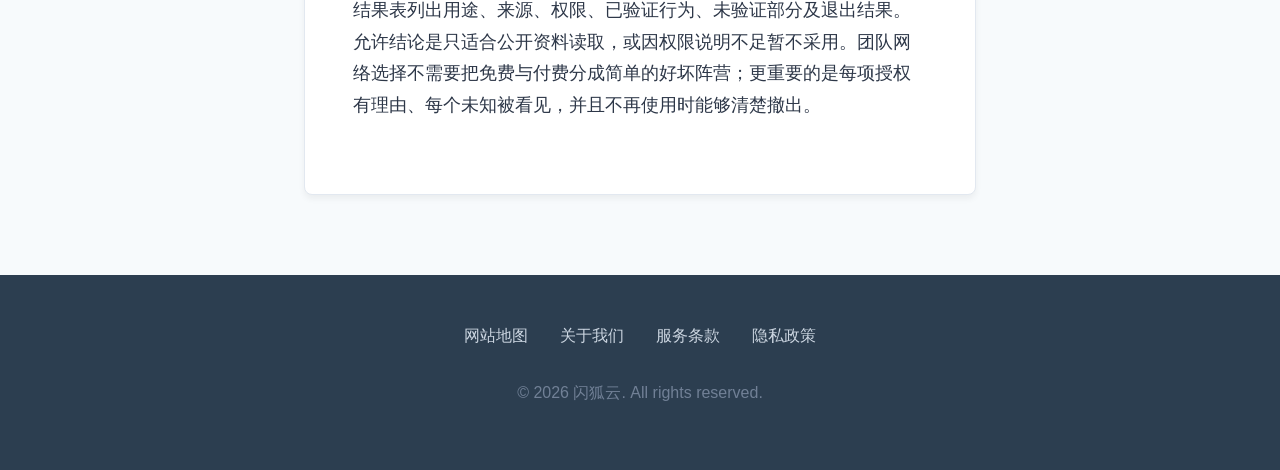
<file: enterprise-networking.html>
<!DOCTYPE html>

<html lang="zh-CN">
<head>
<meta charset="utf-8"/>
<meta content="width=device-width, initial-scale=1.0" name="viewport"/>
<title>团队试用免费代理怎样评估风险：安装来源、权限与退出流程检查</title>
<meta content="团队试用免费代理怎样评估风险：安装来源、权限与退出流程检查，用清楚的操作流程、对照方法和验收记录判断实际效果。" name="description"/>
<link href="style.css" rel="stylesheet"/>
  <link rel="canonical" href="https://shanhucloud.homes/enterprise-networking.html">
</head>
<body>
<nav class="sticky-nav">
<a class="logo" href="index.html" style="text-decoration: none;">
<!-- Fox SVG Logo -->
<svg height="40" viewbox="0 0 64 64" width="40" xmlns="http://www.w3.org/2000/svg">
<path d="M32 58 L8 30 L16 8 L32 22 L48 8 L56 30 Z" fill="#ed8936"></path>
<path d="M32 58 L8 30 L32 44 L56 30 Z" fill="#fbd38d"></path>
<circle cx="32" cy="50" fill="#2d3748" r="3"></circle>
<circle cx="22" cy="36" fill="#2d3748" r="3"></circle>
<circle cx="42" cy="36" fill="#2d3748" r="3"></circle>
</svg>
<span style="font-size: 24px; font-weight: bold; margin-left: 10px; color: var(--brand-dark);">闪狐云</span>
</a>
<ul class="nav-links">
<li><a href="index.html#advantages">为什么大家都在选</a></li>
<li><a href="index.html#streaming">流媒体与AI</a></li>
<li><a href="index.html#pricing">价格套餐</a></li>
<li><a href="index.html#faq">常见问题</a></li>
<li><a href="blog.html">行业洞察</a></li>
</ul>
<a class="cta-btn" href="https://ww012.twilightaff.com/#/?code=A56DH1Af" rel="nofollow" target="_blank">立即免费试用</a>
</nav>
<main class="seo-container">
<article class="seo-article"><h1>团队试用免费代理怎样评估风险：安装来源、权限与退出流程检查</h1><div data-swc-article-body="2026-11-16"><h2>免费和付费都不是安全结论</h2><p>免费服务可能有明确的试用或公益安排，付费服务也可能缺少透明说明。只凭价格判断可信与否，会漏掉真正影响团队的条件：谁提供软件、申请哪些权限、怎样处理资料以及如何退出。本文为小团队准备一套有限试用检查，使用公开样本，不把员工真实工作数据作为测试材料，也不承诺外部检查能证明全部内部行为。</p><h2>第一步先写明试用目的</h2><p>明确需要解决的是网页读取、资料下载还是某个获批准应用的连接，并列出不在试用范围的内容。例如只测试公开文档，不访问财务后台或客户库。没有边界的试用容易逐渐变成正式依赖，却没人检查支持与权限。指定一名负责人记录条件，其他成员不因某台电脑能连接就自行扩散安装。</p><h2>第二步核对软件与发布者来源</h2><p>从可确认的项目或服务渠道获取安装包，核对名称、发布者和当前版本。相似图标、搜索广告排序与下载次数不能代替来源确认。若项目提供可验证的签名或摘要，按其官方步骤检查，但要记住摘要也必须来自可信入口。来源不清时先停止试用，不通过关闭系统检查来强行安装未知程序。</p><h2>第三步阅读权限是否符合功能</h2><p>网络工具可能需要代理或虚拟接口权限，但读取通讯录、个人照片或其他无关资料，需要另外解释。把申请权限逐项记录，问清它服务于什么功能，是否可拒绝。权限存在不代表一定被滥用，但无理由扩大访问会增加风险。组织设备上的安装与系统配置由既定管理流程决定，员工不能用个人判断代替审批。</p><h2>浏览器扩展应单独检查访问范围</h2><p>在Chrome的扩展管理中查看已安装项目的详细信息与网站访问设置，核对是否允许读取和更改所有网站的数据。Google提供按点击、指定网站或所有网站等访问控制，具体可用项取决于扩展权限。把功能需要与授权范围并排比较；限制网站访问有帮助，但并不自动取消它拥有的其他类型权限。</p><h2>第四步了解服务怎样维持运行</h2><p>查看是否通过试用转付费、广告、捐赠或其他方式提供服务，相关说明是否清楚。不要把不收费直接推断为一定窃取数据，也不要把收费推断为已经接受独立审计。若涉及共享设备带宽或转发他人连接，应要求明确说明并按团队政策判断。未知的运营安排应留在待核项，不能由宣传文案代为补全。</p><h2>第五步用公开样本观察基本行为</h2><p>先在允许的测试设备上打开一份公开文档，记录客户端是否修改系统代理、安装额外组件或添加启动项。观察到变化并不自动说明恶意，但每项都应与文档对应。不要拿真实邮箱、付款或管理后台去证明工具能用。测试范围越清楚，发现异常后越容易恢复，也不会让敏感业务在不知情中依赖试用品。</p><h2>不能从网页加密推断整个工具可信</h2><p>HTTPS可以保护相应网站连接，但本机软件拥有的权限、浏览器扩展的页面访问和安装的证书属于不同问题。若工具要求导入根证书，先理解用途与影响，再由负责人决定，不把它当成普通加速的必选步骤。页面有加密标记，也不能为一个未经核实的安装包或权限请求背书。</p><h2>第六步检验停止与卸载后的状态</h2><p>使用正常退出方式关闭工具，确认系统代理与测试应用是否回到预期状态。再按官方流程卸载测试项，查看相关扩展、网络配置或授权是否需要单独移除。只删除桌面快捷方式通常不等于卸载。保留恢复步骤而不保留多余凭据，确保试用结束后不会留下团队无人负责的长期配置。</p><h2>用同一套问题比较收费方案</h2><p>查看<a href="https://dajichang.mom/">团队机场服务条件比较</a>时，也应核对来源、设备权限、资料说明、使用人数与退出条件。付费只是交易形式，不代替技术和管理检查。若业务要求支持时段、合同责任或集中身份管理，应确认候选是否实际提供，普通个人订阅不能仅因价格较高就被视为企业方案。</p><h2>出现可疑变化时保存事实</h2><p>记录异常开始时间、软件版本、系统提示与已经做过的操作，避免继续输入敏感资料。按照组织事件处理流程寻求帮助，不自行删除全部记录或不断重装系统。若怀疑凭据已泄露，在可信设备上按相应服务流程处理访问权限。是否发生资料外传需要证据，不把一次广告弹窗扩张成未经核实的泄露结论。</p><h2>让试用结果可以被下一位同事理解</h2><p>结果表列出用途、来源、权限、已验证行为、未验证部分及退出结果。允许结论是只适合公开资料读取，或因权限说明不足暂不采用。团队网络选择不需要把免费与付费分成简单的好坏阵营；更重要的是每项授权有理由、每个未知被看见，并且不再使用时能够清楚撤出。</p></div></article>
</main>
<footer>
<nav class="footer-nav">
<a href="sitemap.html">网站地图</a>
<a href="about.html">关于我们</a>
<a href="terms.html">服务条款</a>
<a href="privacy.html">隐私政策</a>
</nav>
<p>© 2026 闪狐云. All rights reserved.</p>
</footer>
</body>
</html>
</file>
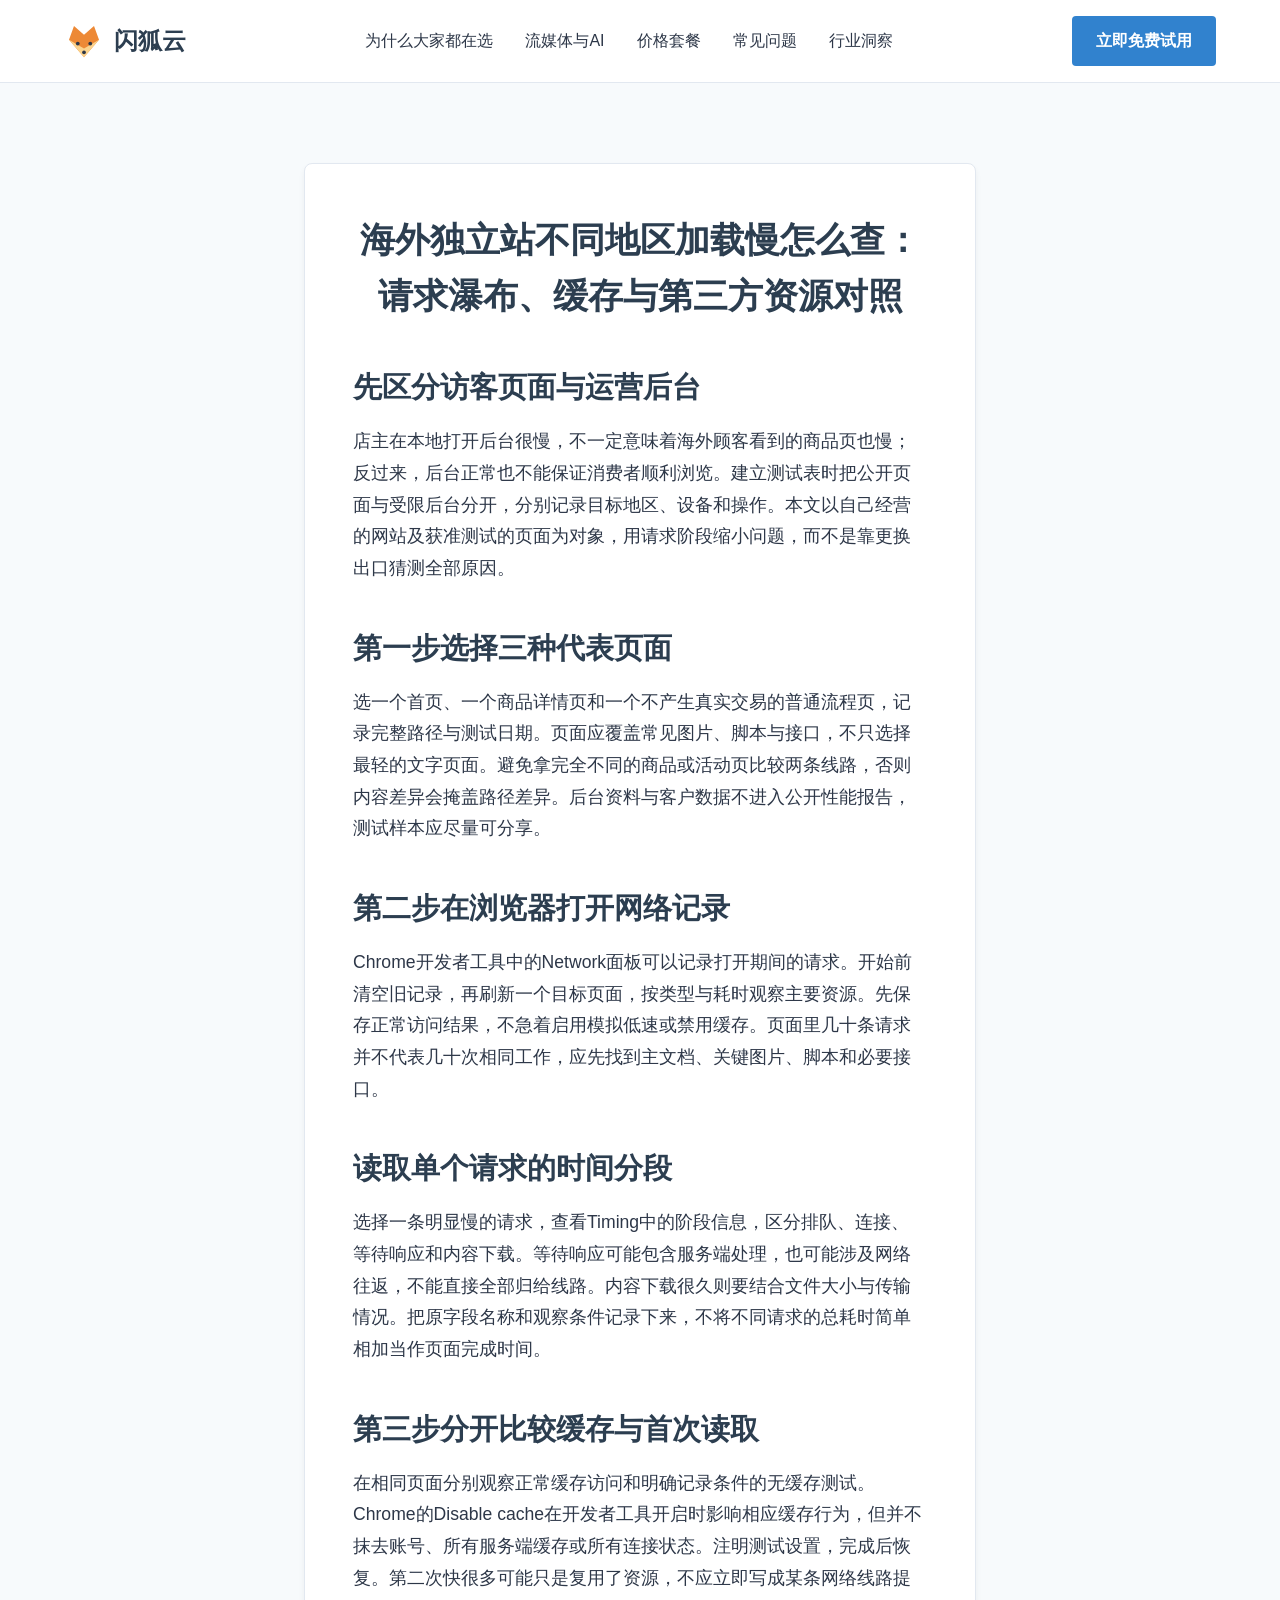
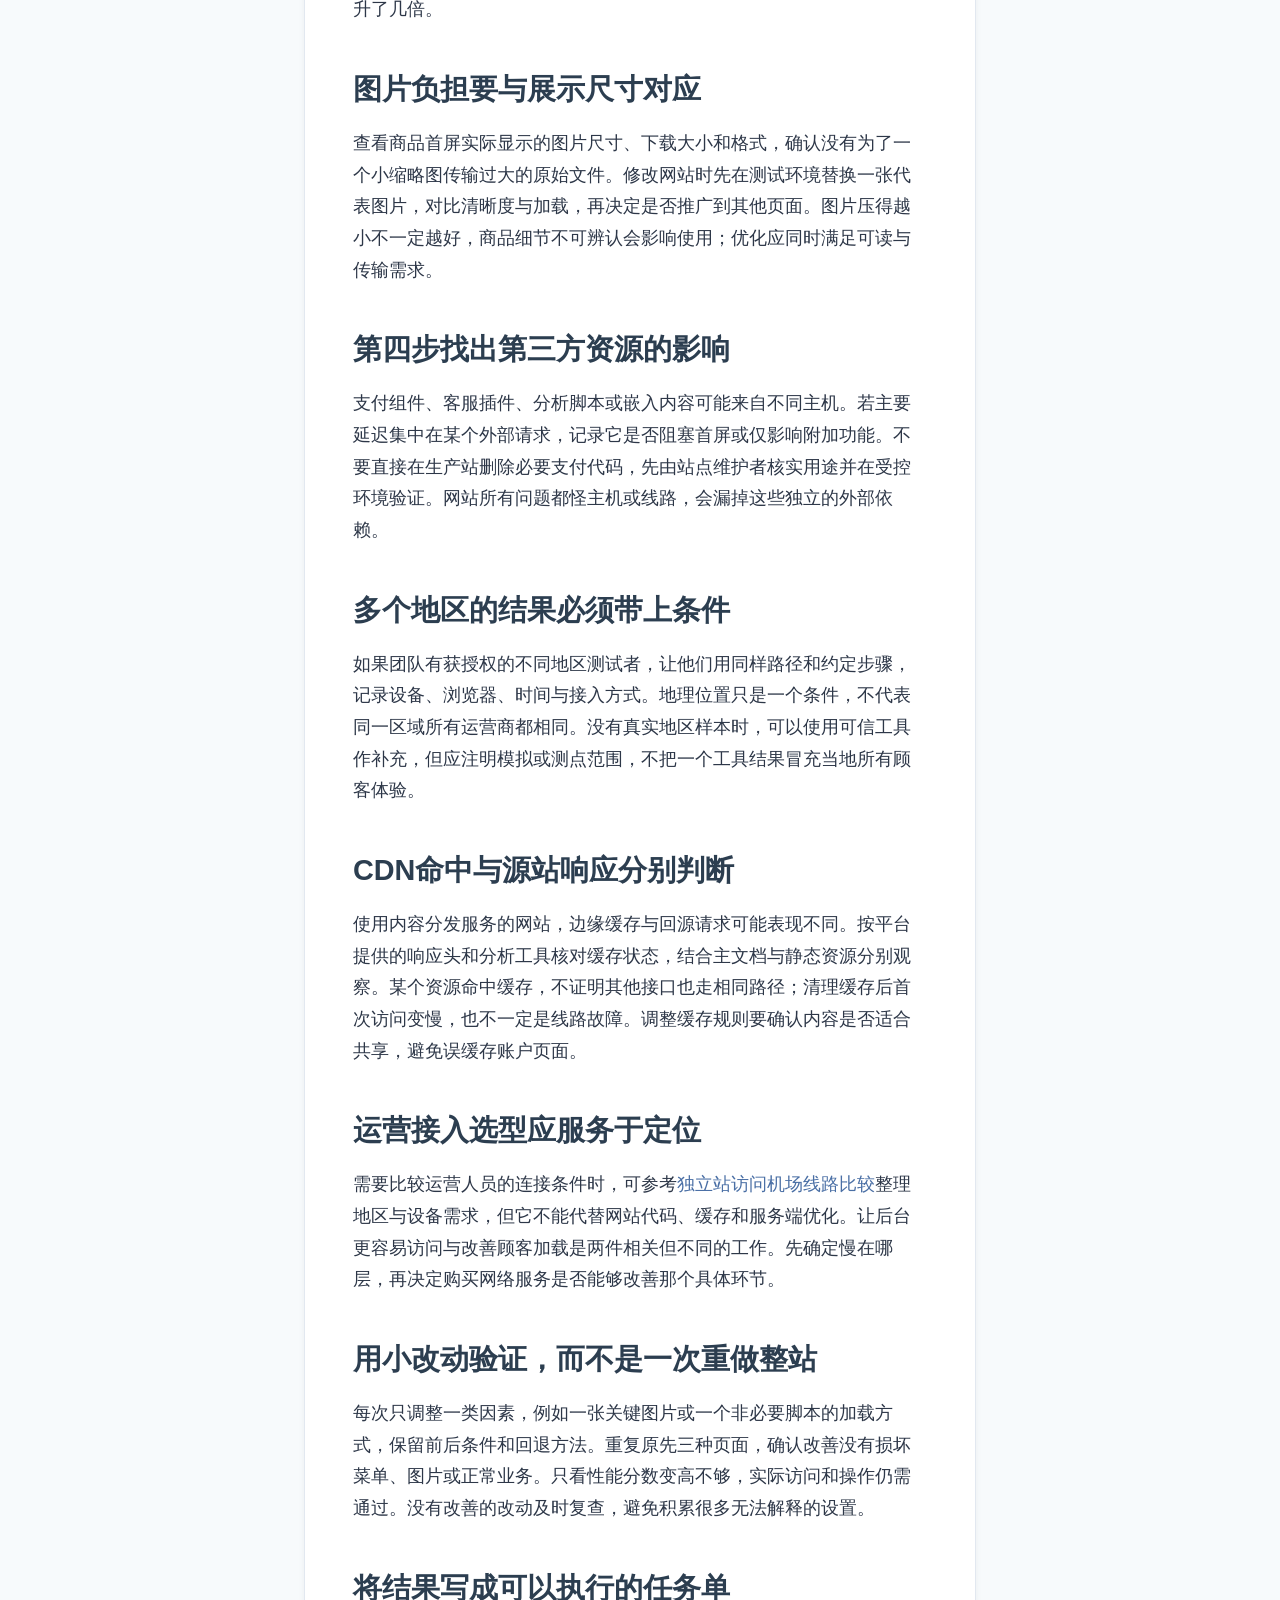
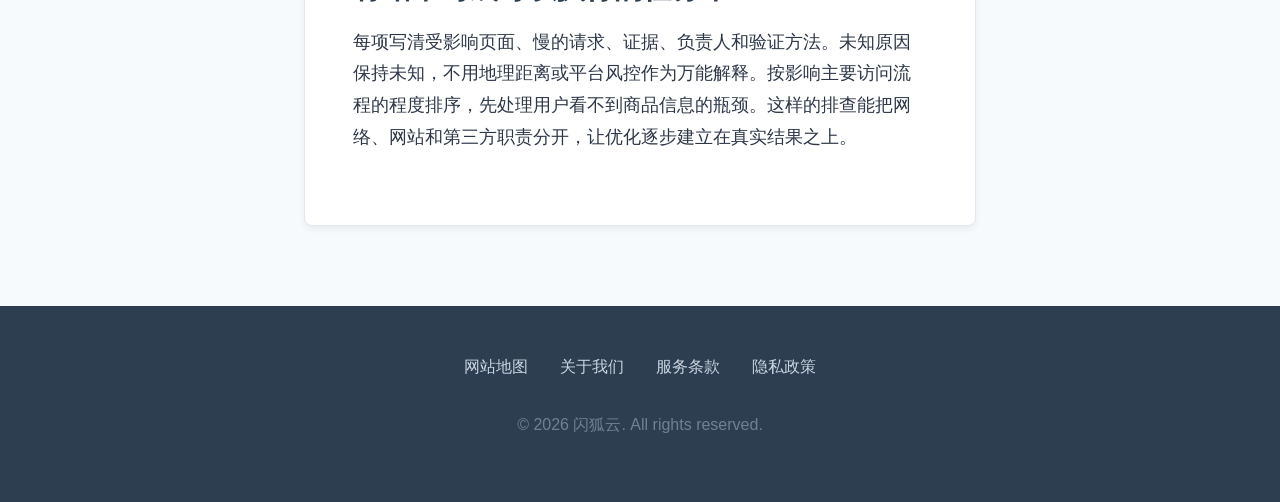
<file: global-routing.html>
<!DOCTYPE html>

<html lang="zh-CN">
<head>
<meta charset="utf-8"/>
<meta content="width=device-width, initial-scale=1.0" name="viewport"/>
<title>海外独立站不同地区加载慢怎么查：请求瀑布、缓存与第三方资源对照</title>
<meta content="海外独立站不同地区加载慢怎么查：请求瀑布、缓存与第三方资源对照，用清楚的操作流程、对照方法和验收记录判断实际效果。" name="description"/>
<link href="style.css" rel="stylesheet"/>
  <link rel="canonical" href="https://shanhucloud.homes/global-routing.html">
</head>
<body>
<nav class="sticky-nav">
<a class="logo" href="index.html" style="text-decoration: none;">
<!-- Fox SVG Logo -->
<svg height="40" viewbox="0 0 64 64" width="40" xmlns="http://www.w3.org/2000/svg">
<path d="M32 58 L8 30 L16 8 L32 22 L48 8 L56 30 Z" fill="#ed8936"></path>
<path d="M32 58 L8 30 L32 44 L56 30 Z" fill="#fbd38d"></path>
<circle cx="32" cy="50" fill="#2d3748" r="3"></circle>
<circle cx="22" cy="36" fill="#2d3748" r="3"></circle>
<circle cx="42" cy="36" fill="#2d3748" r="3"></circle>
</svg>
<span style="font-size: 24px; font-weight: bold; margin-left: 10px; color: var(--brand-dark);">闪狐云</span>
</a>
<ul class="nav-links">
<li><a href="index.html#advantages">为什么大家都在选</a></li>
<li><a href="index.html#streaming">流媒体与AI</a></li>
<li><a href="index.html#pricing">价格套餐</a></li>
<li><a href="index.html#faq">常见问题</a></li>
<li><a href="blog.html">行业洞察</a></li>
</ul>
<a class="cta-btn" href="https://ww012.twilightaff.com/#/?code=A56DH1Af" rel="nofollow" target="_blank">立即免费试用</a>
</nav>
<main class="seo-container">
<article class="seo-article"><h1>海外独立站不同地区加载慢怎么查：请求瀑布、缓存与第三方资源对照</h1><div data-swc-article-body="2026-11-16"><h2>先区分访客页面与运营后台</h2><p>店主在本地打开后台很慢，不一定意味着海外顾客看到的商品页也慢；反过来，后台正常也不能保证消费者顺利浏览。建立测试表时把公开页面与受限后台分开，分别记录目标地区、设备和操作。本文以自己经营的网站及获准测试的页面为对象，用请求阶段缩小问题，而不是靠更换出口猜测全部原因。</p><h2>第一步选择三种代表页面</h2><p>选一个首页、一个商品详情页和一个不产生真实交易的普通流程页，记录完整路径与测试日期。页面应覆盖常见图片、脚本与接口，不只选择最轻的文字页面。避免拿完全不同的商品或活动页比较两条线路，否则内容差异会掩盖路径差异。后台资料与客户数据不进入公开性能报告，测试样本应尽量可分享。</p><h2>第二步在浏览器打开网络记录</h2><p>Chrome开发者工具中的Network面板可以记录打开期间的请求。开始前清空旧记录，再刷新一个目标页面，按类型与耗时观察主要资源。先保存正常访问结果，不急着启用模拟低速或禁用缓存。页面里几十条请求并不代表几十次相同工作，应先找到主文档、关键图片、脚本和必要接口。</p><h2>读取单个请求的时间分段</h2><p>选择一条明显慢的请求，查看Timing中的阶段信息，区分排队、连接、等待响应和内容下载。等待响应可能包含服务端处理，也可能涉及网络往返，不能直接全部归给线路。内容下载很久则要结合文件大小与传输情况。把原字段名称和观察条件记录下来，不将不同请求的总耗时简单相加当作页面完成时间。</p><h2>第三步分开比较缓存与首次读取</h2><p>在相同页面分别观察正常缓存访问和明确记录条件的无缓存测试。Chrome的Disable cache在开发者工具开启时影响相应缓存行为，但并不抹去账号、所有服务端缓存或所有连接状态。注明测试设置，完成后恢复。第二次快很多可能只是复用了资源，不应立即写成某条网络线路提升了几倍。</p><h2>图片负担要与展示尺寸对应</h2><p>查看商品首屏实际显示的图片尺寸、下载大小和格式，确认没有为了一个小缩略图传输过大的原始文件。修改网站时先在测试环境替换一张代表图片，对比清晰度与加载，再决定是否推广到其他页面。图片压得越小不一定越好，商品细节不可辨认会影响使用；优化应同时满足可读与传输需求。</p><h2>第四步找出第三方资源的影响</h2><p>支付组件、客服插件、分析脚本或嵌入内容可能来自不同主机。若主要延迟集中在某个外部请求，记录它是否阻塞首屏或仅影响附加功能。不要直接在生产站删除必要支付代码，先由站点维护者核实用途并在受控环境验证。网站所有问题都怪主机或线路，会漏掉这些独立的外部依赖。</p><h2>多个地区的结果必须带上条件</h2><p>如果团队有获授权的不同地区测试者，让他们用同样路径和约定步骤，记录设备、浏览器、时间与接入方式。地理位置只是一个条件，不代表同一区域所有运营商都相同。没有真实地区样本时，可以使用可信工具作补充，但应注明模拟或测点范围，不把一个工具结果冒充当地所有顾客体验。</p><h2>CDN命中与源站响应分别判断</h2><p>使用内容分发服务的网站，边缘缓存与回源请求可能表现不同。按平台提供的响应头和分析工具核对缓存状态，结合主文档与静态资源分别观察。某个资源命中缓存，不证明其他接口也走相同路径；清理缓存后首次访问变慢，也不一定是线路故障。调整缓存规则要确认内容是否适合共享，避免误缓存账户页面。</p><h2>运营接入选型应服务于定位</h2><p>需要比较运营人员的连接条件时，可参考<a href="https://dajichang.mom/">独立站访问机场线路比较</a>整理地区与设备需求，但它不能代替网站代码、缓存和服务端优化。让后台更容易访问与改善顾客加载是两件相关但不同的工作。先确定慢在哪层，再决定购买网络服务是否能够改善那个具体环节。</p><h2>用小改动验证，而不是一次重做整站</h2><p>每次只调整一类因素，例如一张关键图片或一个非必要脚本的加载方式，保留前后条件和回退方法。重复原先三种页面，确认改善没有损坏菜单、图片或正常业务。只看性能分数变高不够，实际访问和操作仍需通过。没有改善的改动及时复查，避免积累很多无法解释的设置。</p><h2>将结果写成可以执行的任务单</h2><p>每项写清受影响页面、慢的请求、证据、负责人和验证方法。未知原因保持未知，不用地理距离或平台风控作为万能解释。按影响主要访问流程的程度排序，先处理用户看不到商品信息的瓶颈。这样的排查能把网络、网站和第三方职责分开，让优化逐步建立在真实结果之上。</p></div></article>
</main>
<footer>
<nav class="footer-nav">
<a href="sitemap.html">网站地图</a>
<a href="about.html">关于我们</a>
<a href="terms.html">服务条款</a>
<a href="privacy.html">隐私政策</a>
</nav>
<p>© 2026 闪狐云. All rights reserved.</p>
</footer>
</body>
</html>
</file>
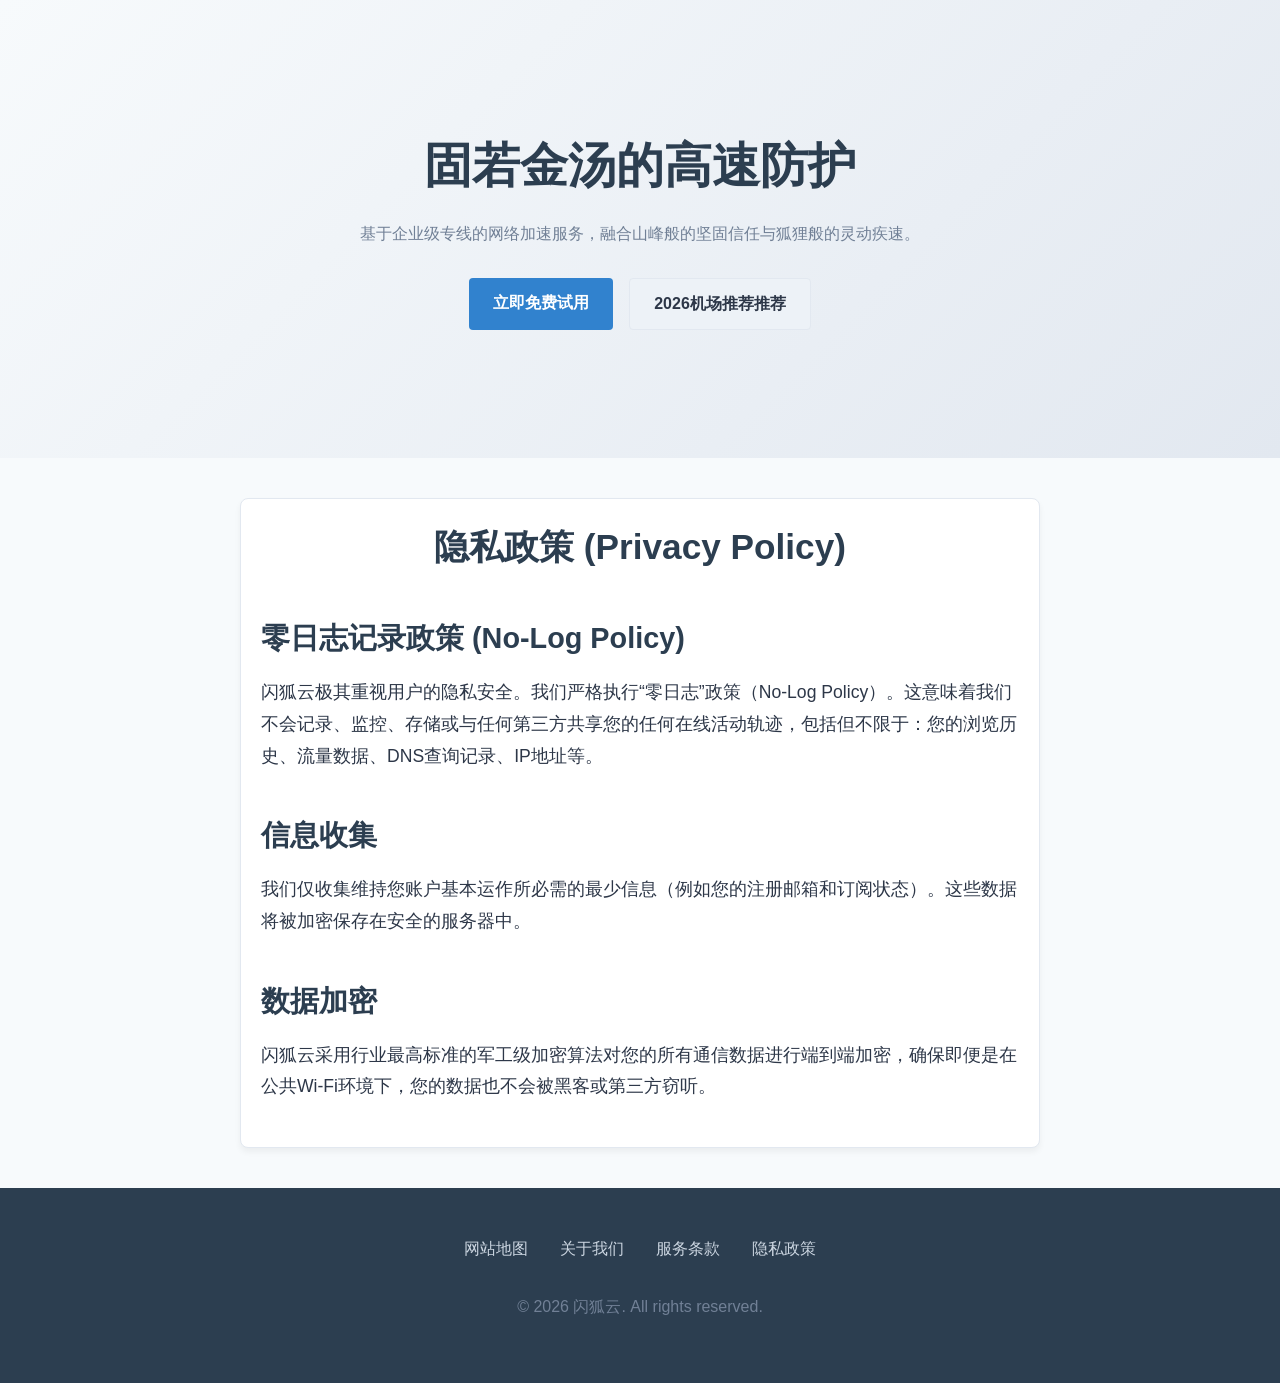
<file: privacy.html>
<!DOCTYPE html>
<html lang="zh-CN">
<head>
<meta charset="UTF-8">
<meta name="viewport" content="width=device-width, initial-scale=1.0">
<link rel="stylesheet" href="style.css">
<title>隐私政策 - 闪狐云</title>
  <link rel="canonical" href="https://shanhucloud.homes/privacy.html">
</head>
<body>
<header id="hero">
        <div class="hero-content">
            <h1>固若金汤的高速防护</h1>
            <p>基于企业级专线的网络加速服务，融合山峰般的坚固信任与狐狸般的灵动疾速。</p>
            <div class="hero-actions">
                <a href="https://ww012.twilightaff.com/#/?code=A56DH1Af" rel="nofollow" target="_blank" class="cta-btn primary-cta">立即免费试用</a>
                <a href="https://dajichang.mom/" target="_blank" class="secondary-btn">2026机场推荐推荐</a>
            </div>
        </div>
    </header>
<main class="article-container seo-article subpage-container" style="max-width: 800px; margin: 40px auto; padding: 20px;">
<h1>隐私政策 (Privacy Policy)</h1>
<h2>零日志记录政策 (No-Log Policy)</h2><p>闪狐云极其重视用户的隐私安全。我们严格执行“零日志”政策（No-Log Policy）。这意味着我们不会记录、监控、存储或与任何第三方共享您的任何在线活动轨迹，包括但不限于：您的浏览历史、流量数据、DNS查询记录、IP地址等。</p>
<h2>信息收集</h2><p>我们仅收集维持您账户基本运作所必需的最少信息（例如您的注册邮箱和订阅状态）。这些数据将被加密保存在安全的服务器中。</p>
<h2>数据加密</h2><p>闪狐云采用行业最高标准的军工级加密算法对您的所有通信数据进行端到端加密，确保即便是在公共Wi-Fi环境下，您的数据也不会被黑客或第三方窃听。</p>
</main>
<footer>
        <nav class="footer-nav">
            <a href="sitemap.html">网站地图</a>
            <a href="about.html">关于我们</a>
            <a href="terms.html">服务条款</a>
            <a href="privacy.html">隐私政策</a>
        </nav>
        <p>&copy; 2026 闪狐云. All rights reserved.</p>
    </footer>
</body>
</html>
</file>
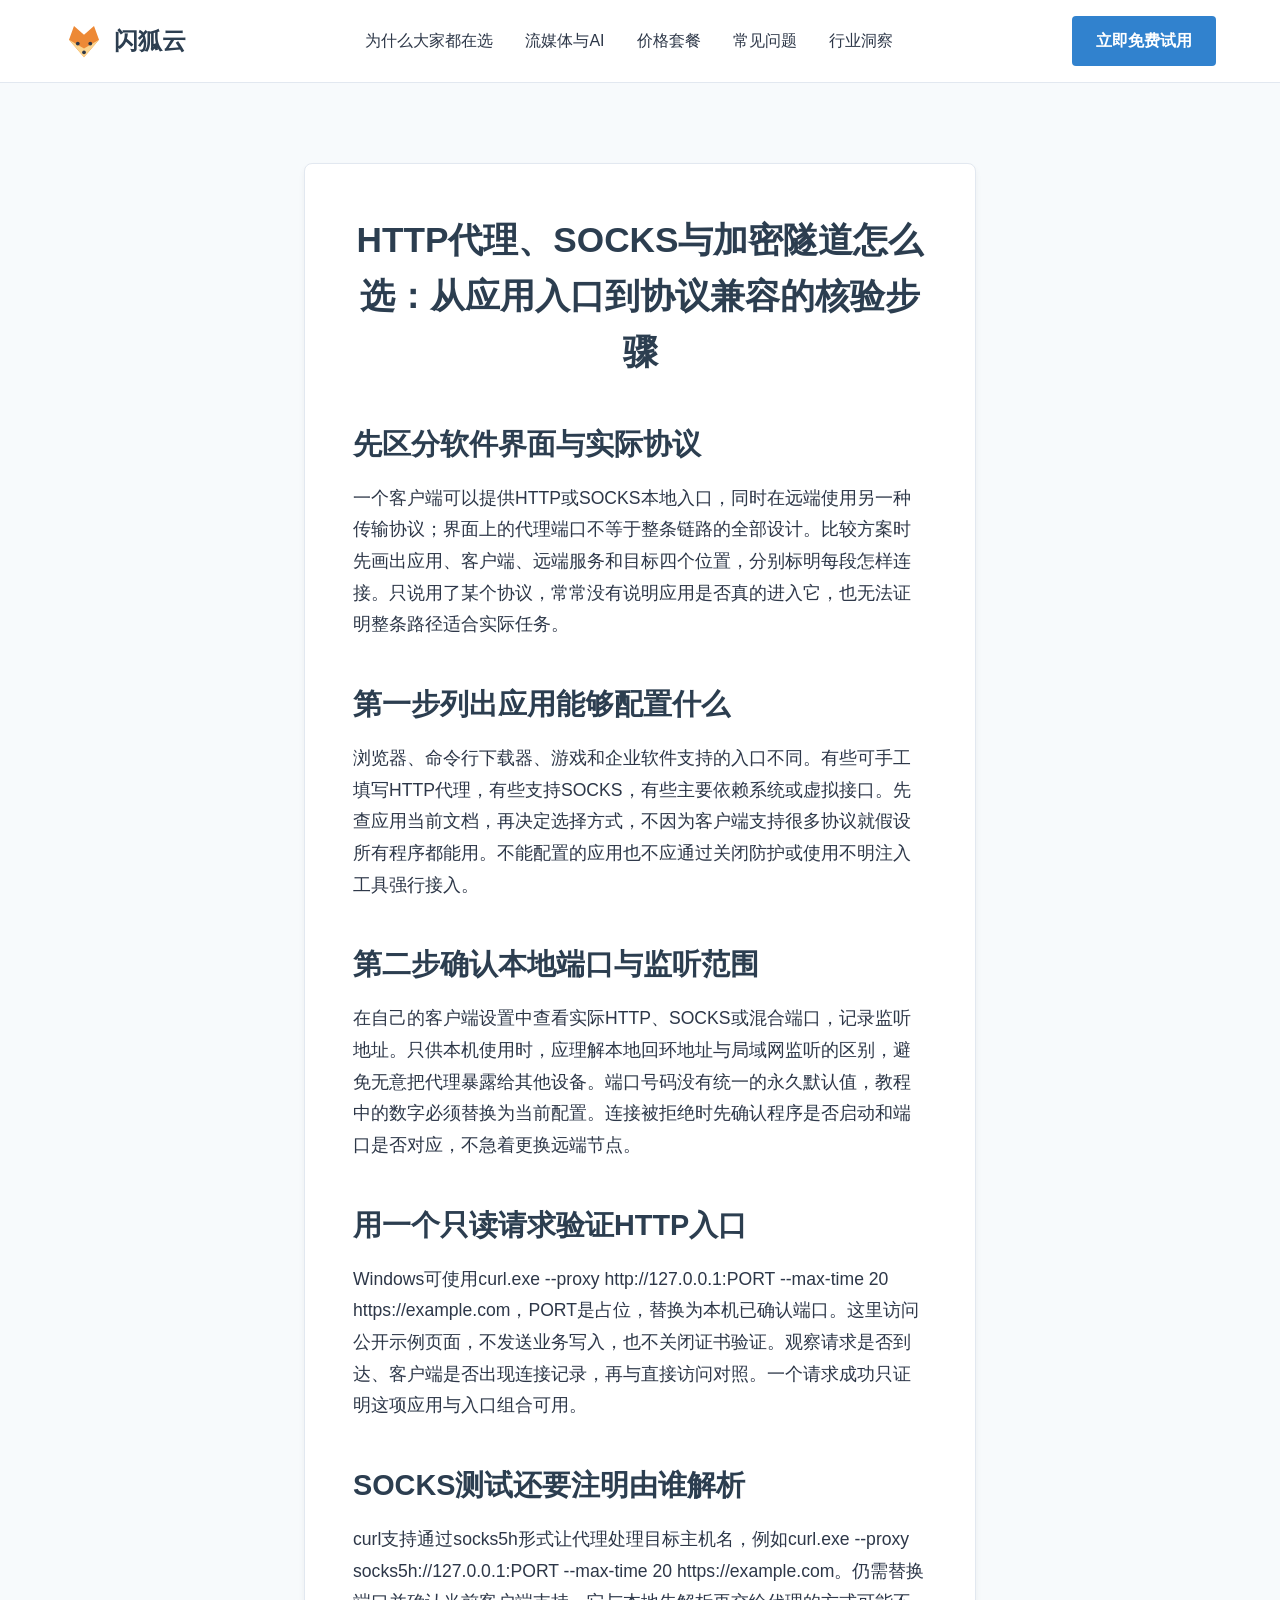
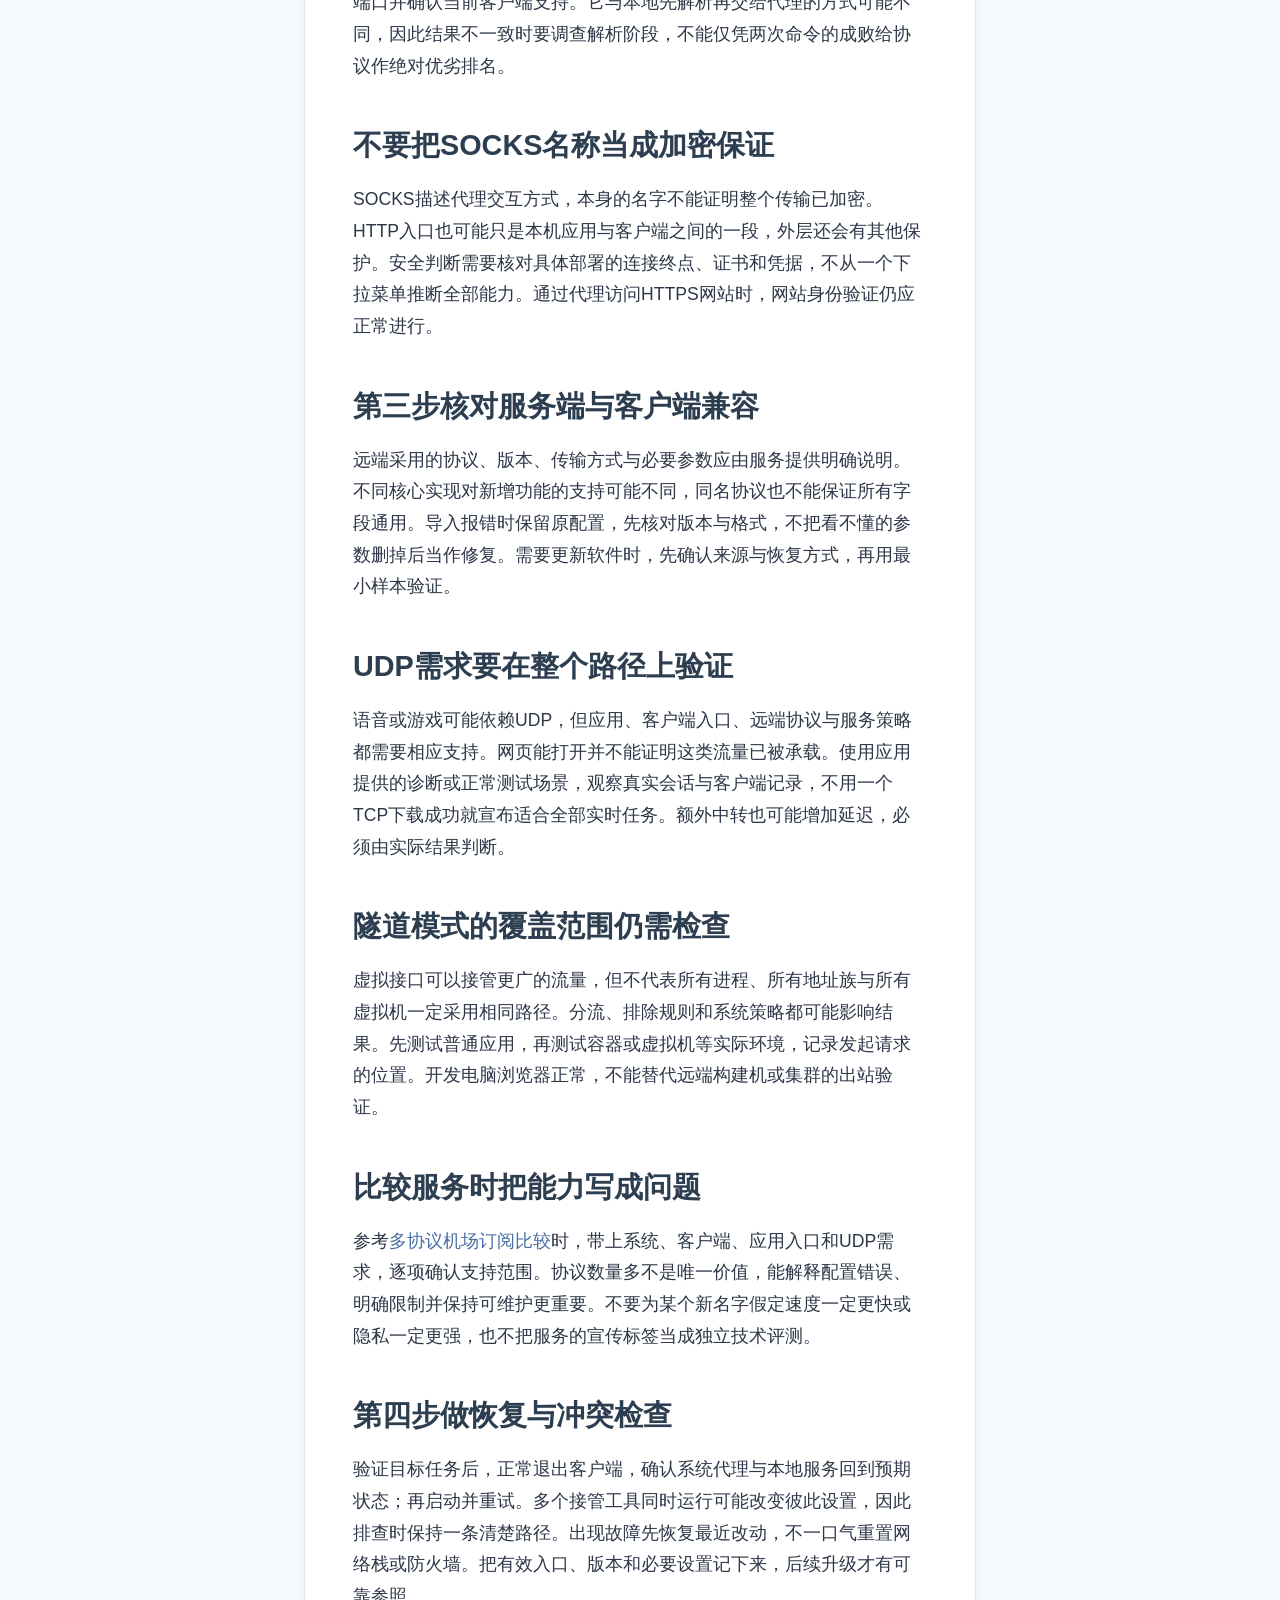
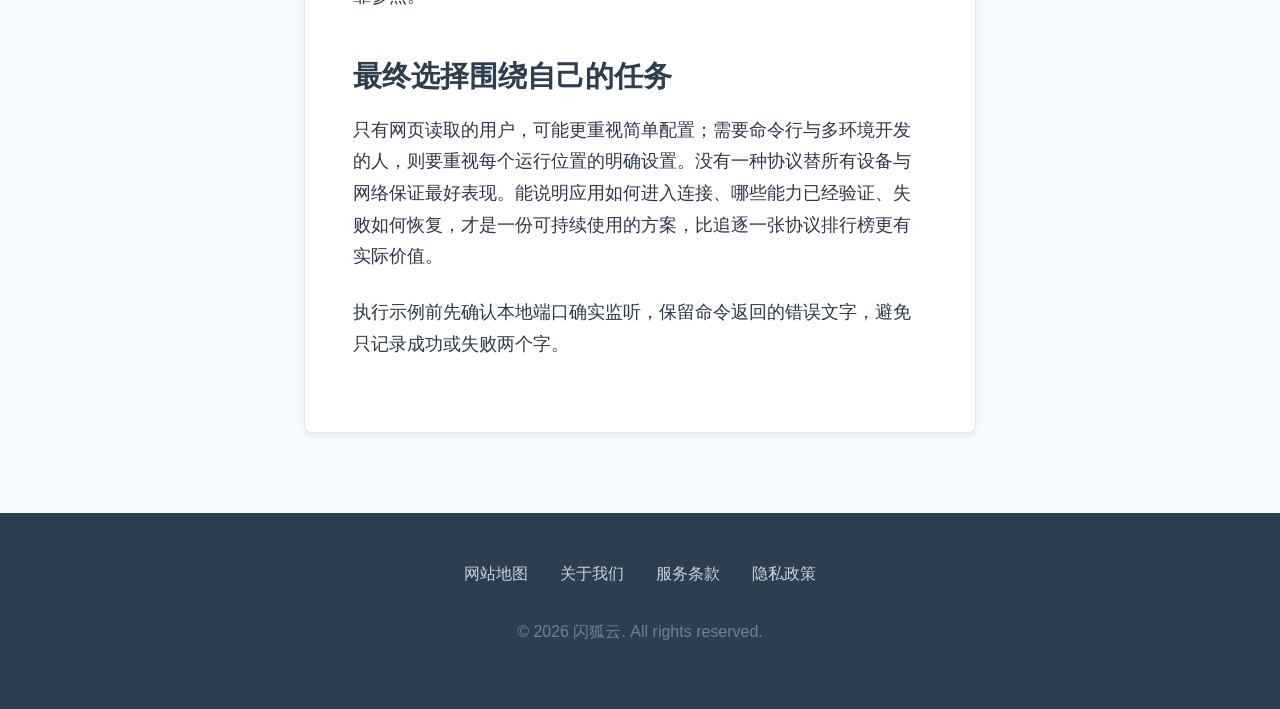
<file: proxy-protocols.html>
<!DOCTYPE html>

<html lang="zh-CN">
<head>
<meta charset="utf-8"/>
<meta content="width=device-width, initial-scale=1.0" name="viewport"/>
<title>HTTP代理、SOCKS与加密隧道怎么选：从应用入口到协议兼容的核验步骤</title>
<meta content="HTTP代理、SOCKS与加密隧道怎么选：从应用入口到协议兼容的核验步骤，用清楚的操作流程、对照方法和验收记录判断实际效果。" name="description"/>
<link href="style.css" rel="stylesheet"/>
  <link rel="canonical" href="https://shanhucloud.homes/proxy-protocols.html">
</head>
<body>
<nav class="sticky-nav">
<a class="logo" href="index.html" style="text-decoration: none;">
<!-- Fox SVG Logo -->
<svg height="40" viewbox="0 0 64 64" width="40" xmlns="http://www.w3.org/2000/svg">
<path d="M32 58 L8 30 L16 8 L32 22 L48 8 L56 30 Z" fill="#ed8936"></path>
<path d="M32 58 L8 30 L32 44 L56 30 Z" fill="#fbd38d"></path>
<circle cx="32" cy="50" fill="#2d3748" r="3"></circle>
<circle cx="22" cy="36" fill="#2d3748" r="3"></circle>
<circle cx="42" cy="36" fill="#2d3748" r="3"></circle>
</svg>
<span style="font-size: 24px; font-weight: bold; margin-left: 10px; color: var(--brand-dark);">闪狐云</span>
</a>
<ul class="nav-links">
<li><a href="index.html#advantages">为什么大家都在选</a></li>
<li><a href="index.html#streaming">流媒体与AI</a></li>
<li><a href="index.html#pricing">价格套餐</a></li>
<li><a href="index.html#faq">常见问题</a></li>
<li><a href="blog.html">行业洞察</a></li>
</ul>
<a class="cta-btn" href="https://ww012.twilightaff.com/#/?code=A56DH1Af" rel="nofollow" target="_blank">立即免费试用</a>
</nav>
<main class="seo-container">
<article class="seo-article"><h1>HTTP代理、SOCKS与加密隧道怎么选：从应用入口到协议兼容的核验步骤</h1><div data-swc-article-body="2026-11-16"><h2>先区分软件界面与实际协议</h2><p>一个客户端可以提供HTTP或SOCKS本地入口，同时在远端使用另一种传输协议；界面上的代理端口不等于整条链路的全部设计。比较方案时先画出应用、客户端、远端服务和目标四个位置，分别标明每段怎样连接。只说用了某个协议，常常没有说明应用是否真的进入它，也无法证明整条路径适合实际任务。</p><h2>第一步列出应用能够配置什么</h2><p>浏览器、命令行下载器、游戏和企业软件支持的入口不同。有些可手工填写HTTP代理，有些支持SOCKS，有些主要依赖系统或虚拟接口。先查应用当前文档，再决定选择方式，不因为客户端支持很多协议就假设所有程序都能用。不能配置的应用也不应通过关闭防护或使用不明注入工具强行接入。</p><h2>第二步确认本地端口与监听范围</h2><p>在自己的客户端设置中查看实际HTTP、SOCKS或混合端口，记录监听地址。只供本机使用时，应理解本地回环地址与局域网监听的区别，避免无意把代理暴露给其他设备。端口号码没有统一的永久默认值，教程中的数字必须替换为当前配置。连接被拒绝时先确认程序是否启动和端口是否对应，不急着更换远端节点。</p><h2>用一个只读请求验证HTTP入口</h2><p>Windows可使用curl.exe --proxy http://127.0.0.1:PORT --max-time 20 https://example.com，PORT是占位，替换为本机已确认端口。这里访问公开示例页面，不发送业务写入，也不关闭证书验证。观察请求是否到达、客户端是否出现连接记录，再与直接访问对照。一个请求成功只证明这项应用与入口组合可用。</p><h2>SOCKS测试还要注明由谁解析</h2><p>curl支持通过socks5h形式让代理处理目标主机名，例如curl.exe --proxy socks5h://127.0.0.1:PORT --max-time 20 https://example.com。仍需替换端口并确认当前客户端支持。它与本地先解析再交给代理的方式可能不同，因此结果不一致时要调查解析阶段，不能仅凭两次命令的成败给协议作绝对优劣排名。</p><h2>不要把SOCKS名称当成加密保证</h2><p>SOCKS描述代理交互方式，本身的名字不能证明整个传输已加密。HTTP入口也可能只是本机应用与客户端之间的一段，外层还会有其他保护。安全判断需要核对具体部署的连接终点、证书和凭据，不从一个下拉菜单推断全部能力。通过代理访问HTTPS网站时，网站身份验证仍应正常进行。</p><h2>第三步核对服务端与客户端兼容</h2><p>远端采用的协议、版本、传输方式与必要参数应由服务提供明确说明。不同核心实现对新增功能的支持可能不同，同名协议也不能保证所有字段通用。导入报错时保留原配置，先核对版本与格式，不把看不懂的参数删掉后当作修复。需要更新软件时，先确认来源与恢复方式，再用最小样本验证。</p><h2>UDP需求要在整个路径上验证</h2><p>语音或游戏可能依赖UDP，但应用、客户端入口、远端协议与服务策略都需要相应支持。网页能打开并不能证明这类流量已被承载。使用应用提供的诊断或正常测试场景，观察真实会话与客户端记录，不用一个TCP下载成功就宣布适合全部实时任务。额外中转也可能增加延迟，必须由实际结果判断。</p><h2>隧道模式的覆盖范围仍需检查</h2><p>虚拟接口可以接管更广的流量，但不代表所有进程、所有地址族与所有虚拟机一定采用相同路径。分流、排除规则和系统策略都可能影响结果。先测试普通应用，再测试容器或虚拟机等实际环境，记录发起请求的位置。开发电脑浏览器正常，不能替代远端构建机或集群的出站验证。</p><h2>比较服务时把能力写成问题</h2><p>参考<a href="https://dajichang.mom/">多协议机场订阅比较</a>时，带上系统、客户端、应用入口和UDP需求，逐项确认支持范围。协议数量多不是唯一价值，能解释配置错误、明确限制并保持可维护更重要。不要为某个新名字假定速度一定更快或隐私一定更强，也不把服务的宣传标签当成独立技术评测。</p><h2>第四步做恢复与冲突检查</h2><p>验证目标任务后，正常退出客户端，确认系统代理与本地服务回到预期状态；再启动并重试。多个接管工具同时运行可能改变彼此设置，因此排查时保持一条清楚路径。出现故障先恢复最近改动，不一口气重置网络栈或防火墙。把有效入口、版本和必要设置记下来，后续升级才有可靠参照。</p><h2>最终选择围绕自己的任务</h2><p>只有网页读取的用户，可能更重视简单配置；需要命令行与多环境开发的人，则要重视每个运行位置的明确设置。没有一种协议替所有设备与网络保证最好表现。能说明应用如何进入连接、哪些能力已经验证、失败如何恢复，才是一份可持续使用的方案，比追逐一张协议排行榜更有实际价值。</p><p>执行示例前先确认本地端口确实监听，保留命令返回的错误文字，避免只记录成功或失败两个字。</p></div></article>
</main>
<footer>
<nav class="footer-nav">
<a href="sitemap.html">网站地图</a>
<a href="about.html">关于我们</a>
<a href="terms.html">服务条款</a>
<a href="privacy.html">隐私政策</a>
</nav>
<p>© 2026 闪狐云. All rights reserved.</p>
</footer>
</body>
</html>
</file>
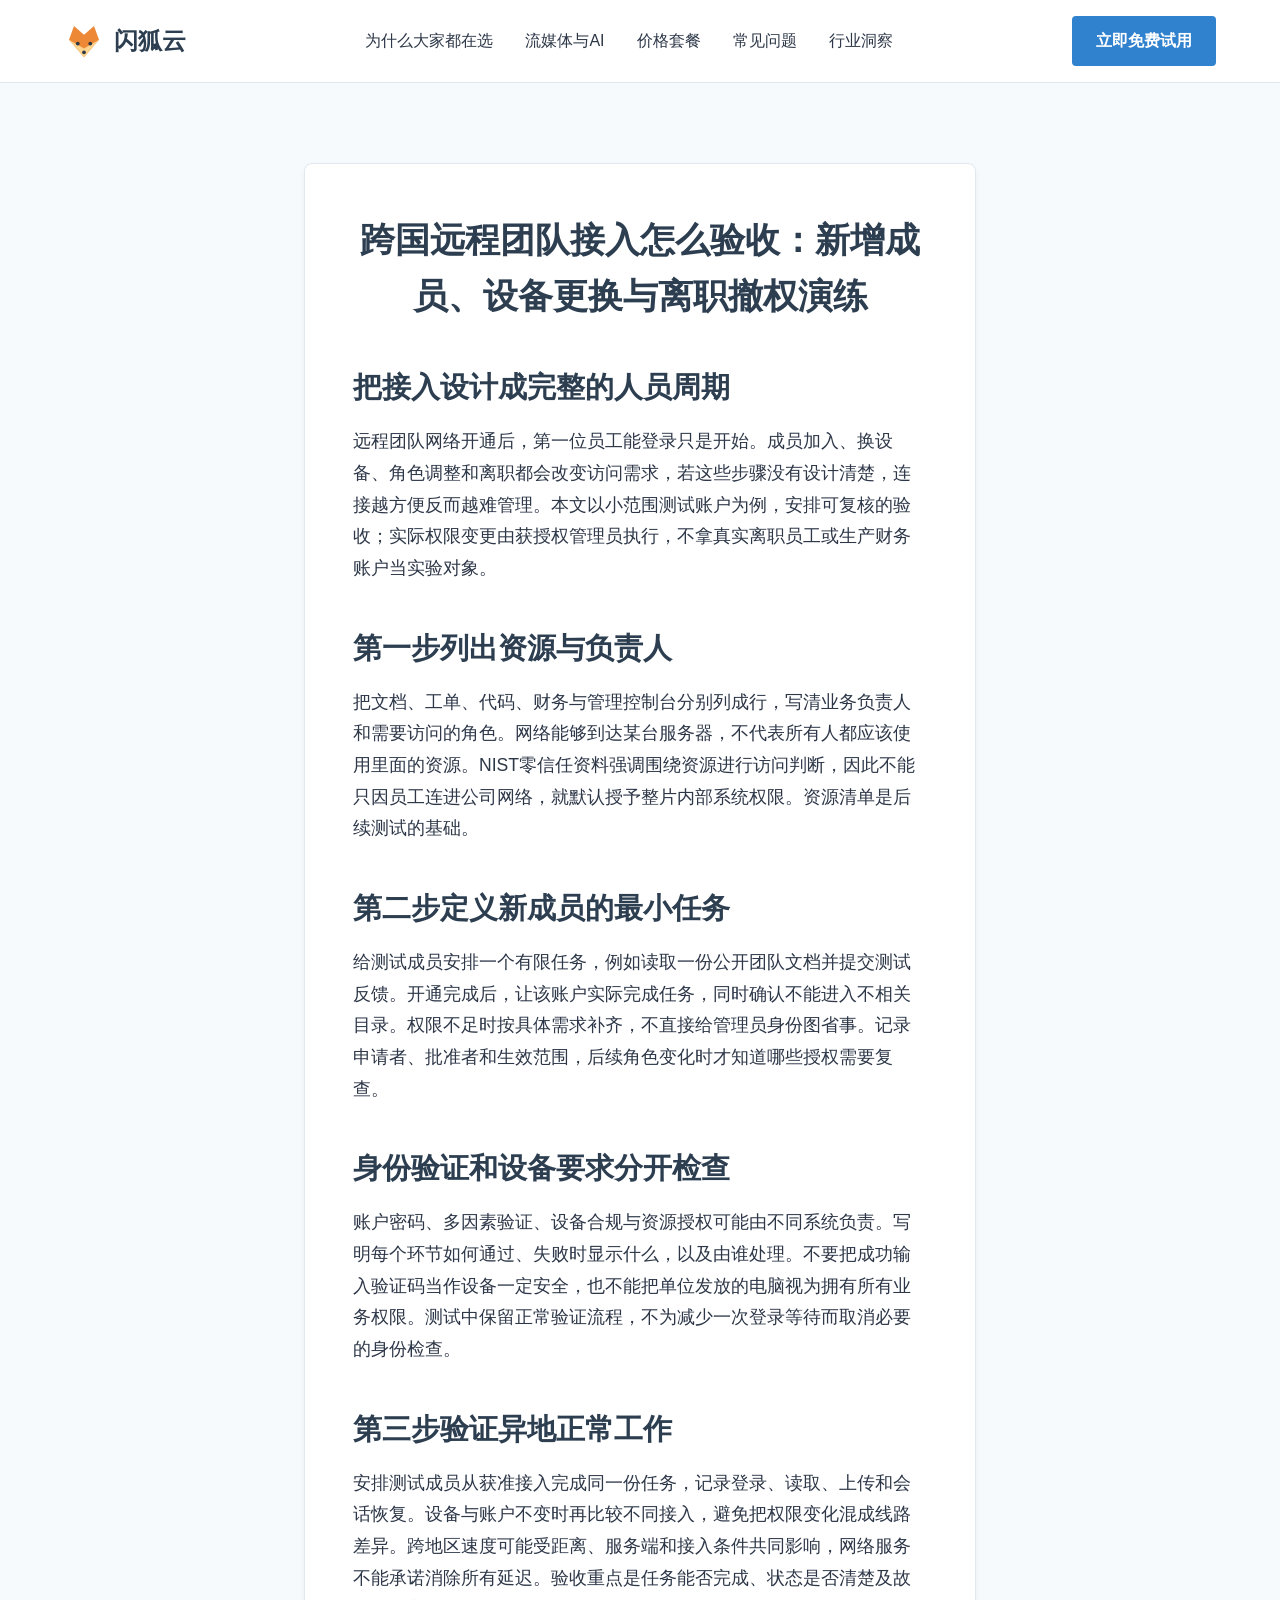
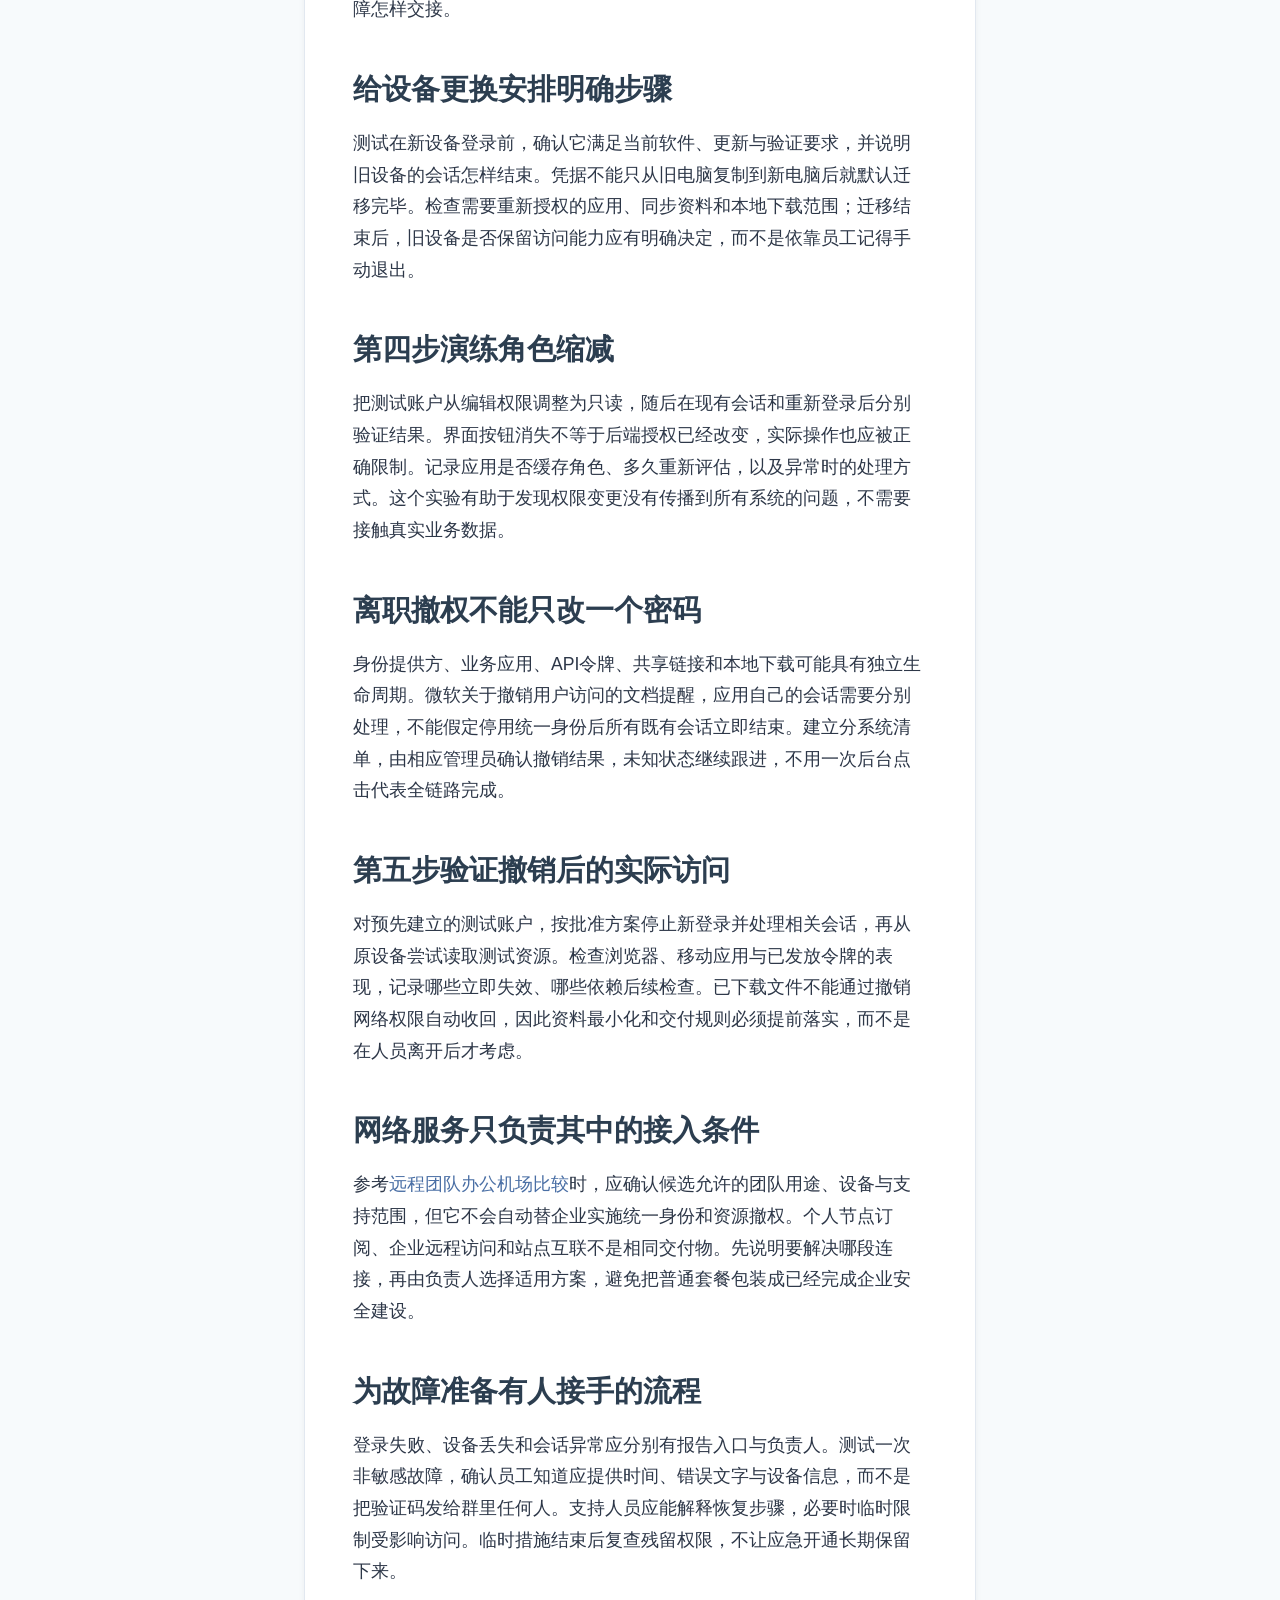
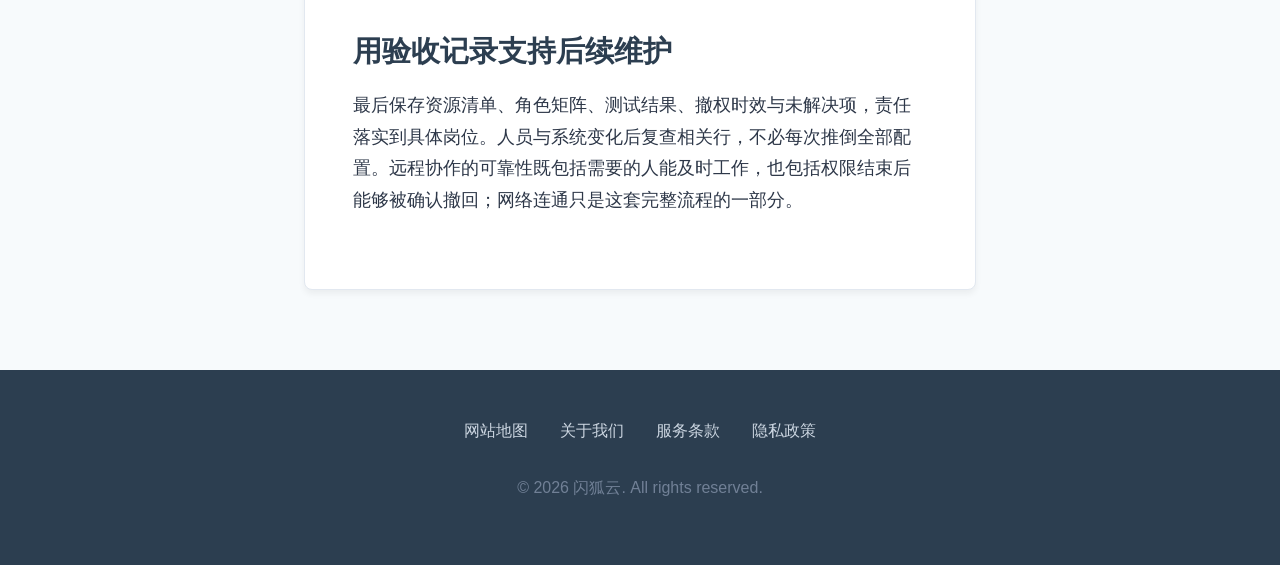
<file: remote-work-guide.html>
<!DOCTYPE html>

<html lang="zh-CN">
<head>
<meta charset="utf-8"/>
<meta content="width=device-width, initial-scale=1.0" name="viewport"/>
<title>跨国远程团队接入怎么验收：新增成员、设备更换与离职撤权演练</title>
<meta content="跨国远程团队接入怎么验收：新增成员、设备更换与离职撤权演练，用清楚的操作流程、对照方法和验收记录判断实际效果。" name="description"/>
<link href="style.css" rel="stylesheet"/>
  <link rel="canonical" href="https://shanhucloud.homes/remote-work-guide.html">
</head>
<body>
<nav class="sticky-nav">
<a class="logo" href="index.html" style="text-decoration: none;">
<!-- Fox SVG Logo -->
<svg height="40" viewbox="0 0 64 64" width="40" xmlns="http://www.w3.org/2000/svg">
<path d="M32 58 L8 30 L16 8 L32 22 L48 8 L56 30 Z" fill="#ed8936"></path>
<path d="M32 58 L8 30 L32 44 L56 30 Z" fill="#fbd38d"></path>
<circle cx="32" cy="50" fill="#2d3748" r="3"></circle>
<circle cx="22" cy="36" fill="#2d3748" r="3"></circle>
<circle cx="42" cy="36" fill="#2d3748" r="3"></circle>
</svg>
<span style="font-size: 24px; font-weight: bold; margin-left: 10px; color: var(--brand-dark);">闪狐云</span>
</a>
<ul class="nav-links">
<li><a href="index.html#advantages">为什么大家都在选</a></li>
<li><a href="index.html#streaming">流媒体与AI</a></li>
<li><a href="index.html#pricing">价格套餐</a></li>
<li><a href="index.html#faq">常见问题</a></li>
<li><a href="blog.html">行业洞察</a></li>
</ul>
<a class="cta-btn" href="https://ww012.twilightaff.com/#/?code=A56DH1Af" rel="nofollow" target="_blank">立即免费试用</a>
</nav>
<main class="seo-container">
<article class="seo-article"><h1>跨国远程团队接入怎么验收：新增成员、设备更换与离职撤权演练</h1><div data-swc-article-body="2026-11-16"><h2>把接入设计成完整的人员周期</h2><p>远程团队网络开通后，第一位员工能登录只是开始。成员加入、换设备、角色调整和离职都会改变访问需求，若这些步骤没有设计清楚，连接越方便反而越难管理。本文以小范围测试账户为例，安排可复核的验收；实际权限变更由获授权管理员执行，不拿真实离职员工或生产财务账户当实验对象。</p><h2>第一步列出资源与负责人</h2><p>把文档、工单、代码、财务与管理控制台分别列成行，写清业务负责人和需要访问的角色。网络能够到达某台服务器，不代表所有人都应该使用里面的资源。NIST零信任资料强调围绕资源进行访问判断，因此不能只因员工连进公司网络，就默认授予整片内部系统权限。资源清单是后续测试的基础。</p><h2>第二步定义新成员的最小任务</h2><p>给测试成员安排一个有限任务，例如读取一份公开团队文档并提交测试反馈。开通完成后，让该账户实际完成任务，同时确认不能进入不相关目录。权限不足时按具体需求补齐，不直接给管理员身份图省事。记录申请者、批准者和生效范围，后续角色变化时才知道哪些授权需要复查。</p><h2>身份验证和设备要求分开检查</h2><p>账户密码、多因素验证、设备合规与资源授权可能由不同系统负责。写明每个环节如何通过、失败时显示什么，以及由谁处理。不要把成功输入验证码当作设备一定安全，也不能把单位发放的电脑视为拥有所有业务权限。测试中保留正常验证流程，不为减少一次登录等待而取消必要的身份检查。</p><h2>第三步验证异地正常工作</h2><p>安排测试成员从获准接入完成同一份任务，记录登录、读取、上传和会话恢复。设备与账户不变时再比较不同接入，避免把权限变化混成线路差异。跨地区速度可能受距离、服务端和接入条件共同影响，网络服务不能承诺消除所有延迟。验收重点是任务能否完成、状态是否清楚及故障怎样交接。</p><h2>给设备更换安排明确步骤</h2><p>测试在新设备登录前，确认它满足当前软件、更新与验证要求，并说明旧设备的会话怎样结束。凭据不能只从旧电脑复制到新电脑后就默认迁移完毕。检查需要重新授权的应用、同步资料和本地下载范围；迁移结束后，旧设备是否保留访问能力应有明确决定，而不是依靠员工记得手动退出。</p><h2>第四步演练角色缩减</h2><p>把测试账户从编辑权限调整为只读，随后在现有会话和重新登录后分别验证结果。界面按钮消失不等于后端授权已经改变，实际操作也应被正确限制。记录应用是否缓存角色、多久重新评估，以及异常时的处理方式。这个实验有助于发现权限变更没有传播到所有系统的问题，不需要接触真实业务数据。</p><h2>离职撤权不能只改一个密码</h2><p>身份提供方、业务应用、API令牌、共享链接和本地下载可能具有独立生命周期。微软关于撤销用户访问的文档提醒，应用自己的会话需要分别处理，不能假定停用统一身份后所有既有会话立即结束。建立分系统清单，由相应管理员确认撤销结果，未知状态继续跟进，不用一次后台点击代表全链路完成。</p><h2>第五步验证撤销后的实际访问</h2><p>对预先建立的测试账户，按批准方案停止新登录并处理相关会话，再从原设备尝试读取测试资源。检查浏览器、移动应用与已发放令牌的表现，记录哪些立即失效、哪些依赖后续检查。已下载文件不能通过撤销网络权限自动收回，因此资料最小化和交付规则必须提前落实，而不是在人员离开后才考虑。</p><h2>网络服务只负责其中的接入条件</h2><p>参考<a href="https://dajichang.mom/">远程团队办公机场比较</a>时，应确认候选允许的团队用途、设备与支持范围，但它不会自动替企业实施统一身份和资源撤权。个人节点订阅、企业远程访问和站点互联不是相同交付物。先说明要解决哪段连接，再由负责人选择适用方案，避免把普通套餐包装成已经完成企业安全建设。</p><h2>为故障准备有人接手的流程</h2><p>登录失败、设备丢失和会话异常应分别有报告入口与负责人。测试一次非敏感故障，确认员工知道应提供时间、错误文字与设备信息，而不是把验证码发给群里任何人。支持人员应能解释恢复步骤，必要时临时限制受影响访问。临时措施结束后复查残留权限，不让应急开通长期保留下来。</p><h2>用验收记录支持后续维护</h2><p>最后保存资源清单、角色矩阵、测试结果、撤权时效与未解决项，责任落实到具体岗位。人员与系统变化后复查相关行，不必每次推倒全部配置。远程协作的可靠性既包括需要的人能及时工作，也包括权限结束后能够被确认撤回；网络连通只是这套完整流程的一部分。</p></div></article>
</main>
<footer>
<nav class="footer-nav">
<a href="sitemap.html">网站地图</a>
<a href="about.html">关于我们</a>
<a href="terms.html">服务条款</a>
<a href="privacy.html">隐私政策</a>
</nav>
<p>© 2026 闪狐云. All rights reserved.</p>
</footer>
</body>
</html>
</file>
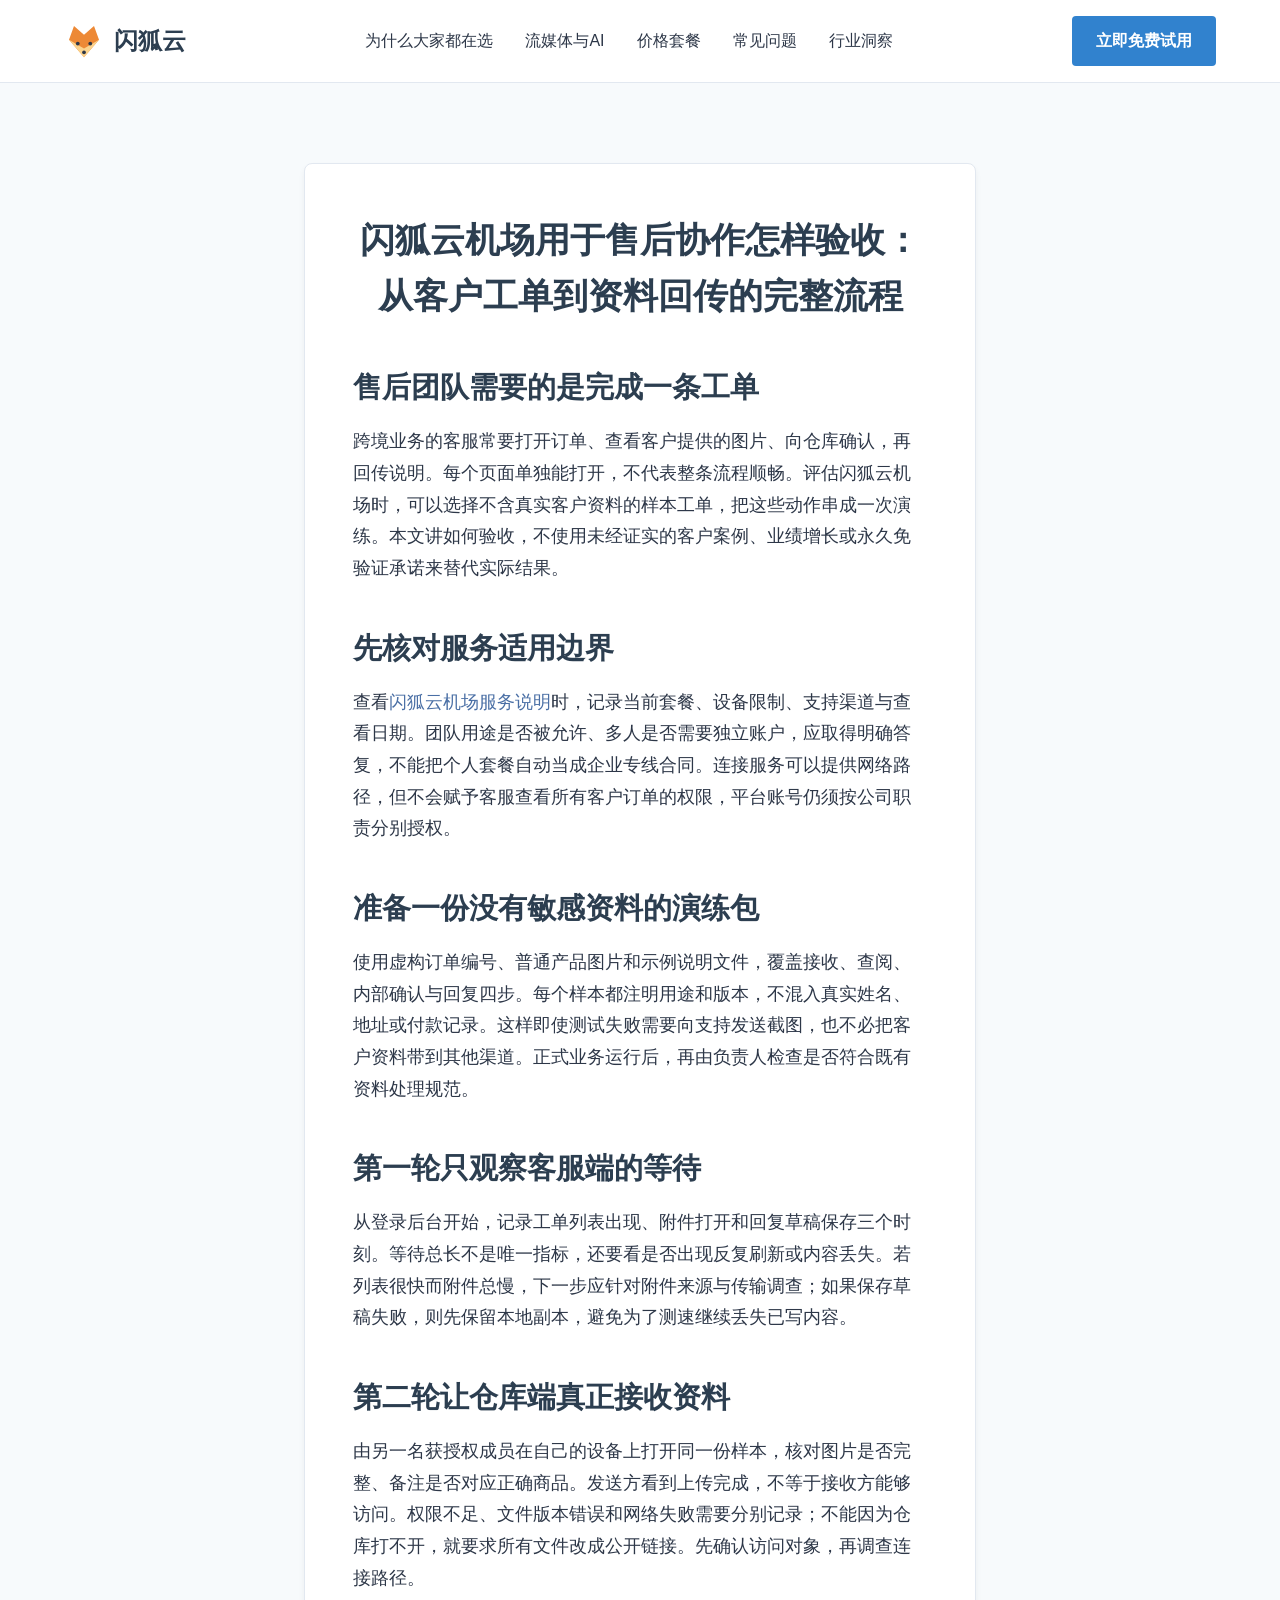
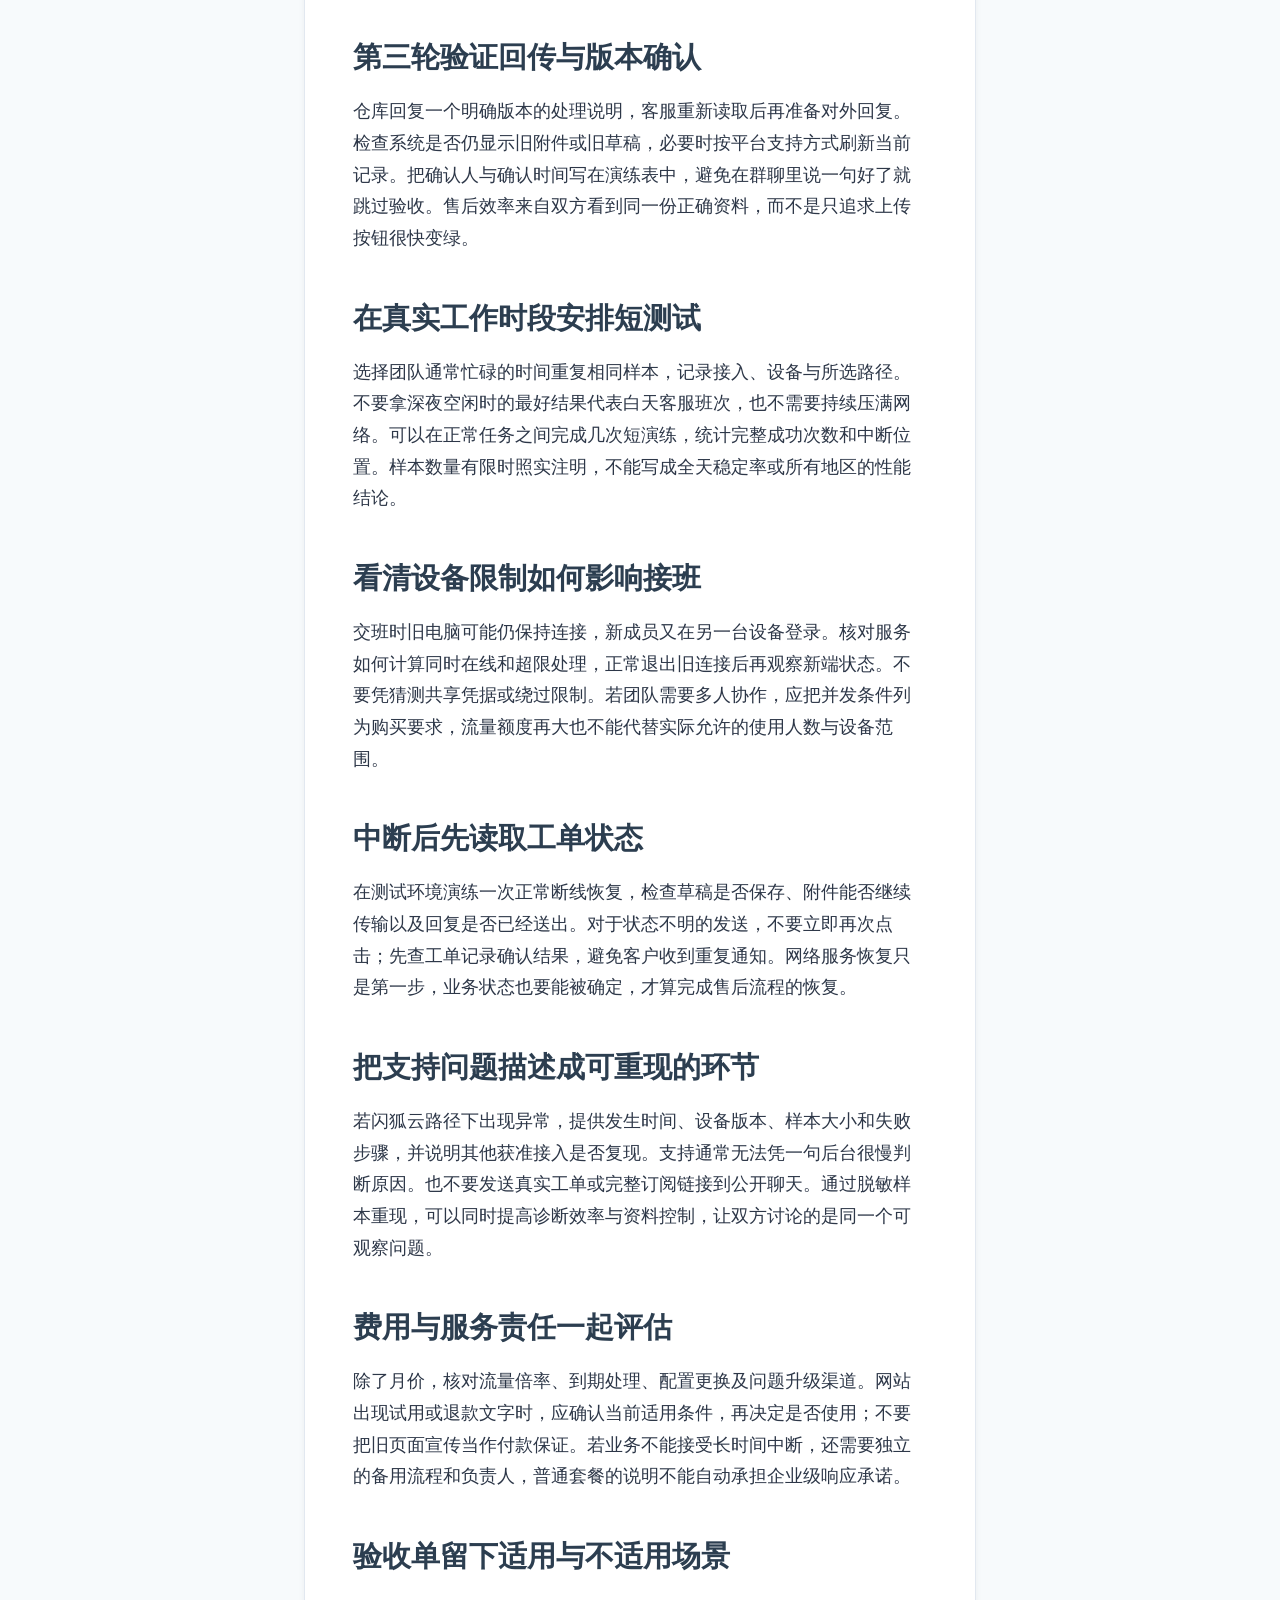
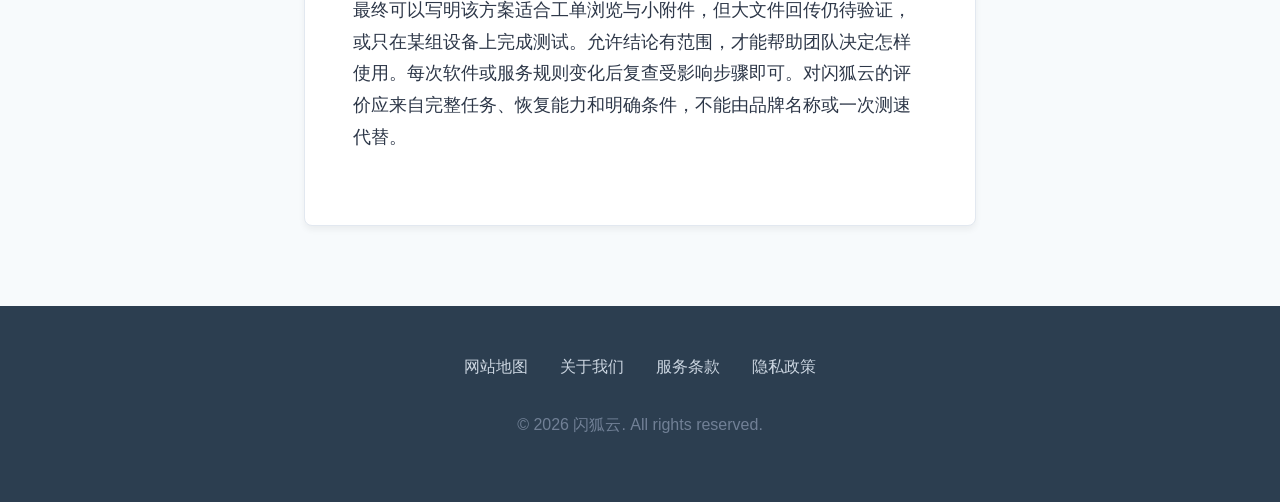
<file: shanhucloud-enterprise.html>
<!DOCTYPE html>

<html lang="zh-CN">
<head>
<meta charset="utf-8"/>
<meta content="width=device-width, initial-scale=1.0" name="viewport"/>
<title>闪狐云机场用于售后协作怎样验收：从客户工单到资料回传的完整流程</title>
<meta content="闪狐云机场用于售后协作怎样验收：从客户工单到资料回传的完整流程，用清楚的操作流程、对照方法和验收记录判断实际效果。" name="description"/>
<link href="style.css" rel="stylesheet"/>
  <link rel="canonical" href="https://shanhucloud.homes/shanhucloud-enterprise.html">
</head>
<body>
<nav class="sticky-nav">
<a class="logo" href="index.html" style="text-decoration: none;">
<!-- Fox SVG Logo -->
<svg height="40" viewbox="0 0 64 64" width="40" xmlns="http://www.w3.org/2000/svg">
<path d="M32 58 L8 30 L16 8 L32 22 L48 8 L56 30 Z" fill="#ed8936"></path>
<path d="M32 58 L8 30 L32 44 L56 30 Z" fill="#fbd38d"></path>
<circle cx="32" cy="50" fill="#2d3748" r="3"></circle>
<circle cx="22" cy="36" fill="#2d3748" r="3"></circle>
<circle cx="42" cy="36" fill="#2d3748" r="3"></circle>
</svg>
<span style="font-size: 24px; font-weight: bold; margin-left: 10px; color: var(--brand-dark);">闪狐云</span>
</a>
<ul class="nav-links">
<li><a href="index.html#advantages">为什么大家都在选</a></li>
<li><a href="index.html#streaming">流媒体与AI</a></li>
<li><a href="index.html#pricing">价格套餐</a></li>
<li><a href="index.html#faq">常见问题</a></li>
<li><a href="blog.html">行业洞察</a></li>
</ul>
<a class="cta-btn" href="https://ww012.twilightaff.com/#/?code=A56DH1Af" rel="nofollow" target="_blank">立即免费试用</a>
</nav>
<main class="seo-container">
<article class="seo-article"><h1>闪狐云机场用于售后协作怎样验收：从客户工单到资料回传的完整流程</h1><div data-swc-article-body="2026-11-16"><h2>售后团队需要的是完成一条工单</h2><p>跨境业务的客服常要打开订单、查看客户提供的图片、向仓库确认，再回传说明。每个页面单独能打开，不代表整条流程顺畅。评估闪狐云机场时，可以选择不含真实客户资料的样本工单，把这些动作串成一次演练。本文讲如何验收，不使用未经证实的客户案例、业绩增长或永久免验证承诺来替代实际结果。</p><h2>先核对服务适用边界</h2><p>查看<a href="https://shanhucloud.homes/">闪狐云机场服务说明</a>时，记录当前套餐、设备限制、支持渠道与查看日期。团队用途是否被允许、多人是否需要独立账户，应取得明确答复，不能把个人套餐自动当成企业专线合同。连接服务可以提供网络路径，但不会赋予客服查看所有客户订单的权限，平台账号仍须按公司职责分别授权。</p><h2>准备一份没有敏感资料的演练包</h2><p>使用虚构订单编号、普通产品图片和示例说明文件，覆盖接收、查阅、内部确认与回复四步。每个样本都注明用途和版本，不混入真实姓名、地址或付款记录。这样即使测试失败需要向支持发送截图，也不必把客户资料带到其他渠道。正式业务运行后，再由负责人检查是否符合既有资料处理规范。</p><h2>第一轮只观察客服端的等待</h2><p>从登录后台开始，记录工单列表出现、附件打开和回复草稿保存三个时刻。等待总长不是唯一指标，还要看是否出现反复刷新或内容丢失。若列表很快而附件总慢，下一步应针对附件来源与传输调查；如果保存草稿失败，则先保留本地副本，避免为了测速继续丢失已写内容。</p><h2>第二轮让仓库端真正接收资料</h2><p>由另一名获授权成员在自己的设备上打开同一份样本，核对图片是否完整、备注是否对应正确商品。发送方看到上传完成，不等于接收方能够访问。权限不足、文件版本错误和网络失败需要分别记录；不能因为仓库打不开，就要求所有文件改成公开链接。先确认访问对象，再调查连接路径。</p><h2>第三轮验证回传与版本确认</h2><p>仓库回复一个明确版本的处理说明，客服重新读取后再准备对外回复。检查系统是否仍显示旧附件或旧草稿，必要时按平台支持方式刷新当前记录。把确认人与确认时间写在演练表中，避免在群聊里说一句好了就跳过验收。售后效率来自双方看到同一份正确资料，而不是只追求上传按钮很快变绿。</p><h2>在真实工作时段安排短测试</h2><p>选择团队通常忙碌的时间重复相同样本，记录接入、设备与所选路径。不要拿深夜空闲时的最好结果代表白天客服班次，也不需要持续压满网络。可以在正常任务之间完成几次短演练，统计完整成功次数和中断位置。样本数量有限时照实注明，不能写成全天稳定率或所有地区的性能结论。</p><h2>看清设备限制如何影响接班</h2><p>交班时旧电脑可能仍保持连接，新成员又在另一台设备登录。核对服务如何计算同时在线和超限处理，正常退出旧连接后再观察新端状态。不要凭猜测共享凭据或绕过限制。若团队需要多人协作，应把并发条件列为购买要求，流量额度再大也不能代替实际允许的使用人数与设备范围。</p><h2>中断后先读取工单状态</h2><p>在测试环境演练一次正常断线恢复，检查草稿是否保存、附件能否继续传输以及回复是否已经送出。对于状态不明的发送，不要立即再次点击；先查工单记录确认结果，避免客户收到重复通知。网络服务恢复只是第一步，业务状态也要能被确定，才算完成售后流程的恢复。</p><h2>把支持问题描述成可重现的环节</h2><p>若闪狐云路径下出现异常，提供发生时间、设备版本、样本大小和失败步骤，并说明其他获准接入是否复现。支持通常无法凭一句后台很慢判断原因。也不要发送真实工单或完整订阅链接到公开聊天。通过脱敏样本重现，可以同时提高诊断效率与资料控制，让双方讨论的是同一个可观察问题。</p><h2>费用与服务责任一起评估</h2><p>除了月价，核对流量倍率、到期处理、配置更换及问题升级渠道。网站出现试用或退款文字时，应确认当前适用条件，再决定是否使用；不要把旧页面宣传当作付款保证。若业务不能接受长时间中断，还需要独立的备用流程和负责人，普通套餐的说明不能自动承担企业级响应承诺。</p><h2>验收单留下适用与不适用场景</h2><p>最终可以写明该方案适合工单浏览与小附件，但大文件回传仍待验证，或只在某组设备上完成测试。允许结论有范围，才能帮助团队决定怎样使用。每次软件或服务规则变化后复查受影响步骤即可。对闪狐云的评价应来自完整任务、恢复能力和明确条件，不能由品牌名称或一次测速代替。</p></div></article>
</main>
<footer>
<nav class="footer-nav">
<a href="sitemap.html">网站地图</a>
<a href="about.html">关于我们</a>
<a href="terms.html">服务条款</a>
<a href="privacy.html">隐私政策</a>
</nav>
<p>© 2026 闪狐云. All rights reserved.</p>
</footer>
</body>
</html>
</file>
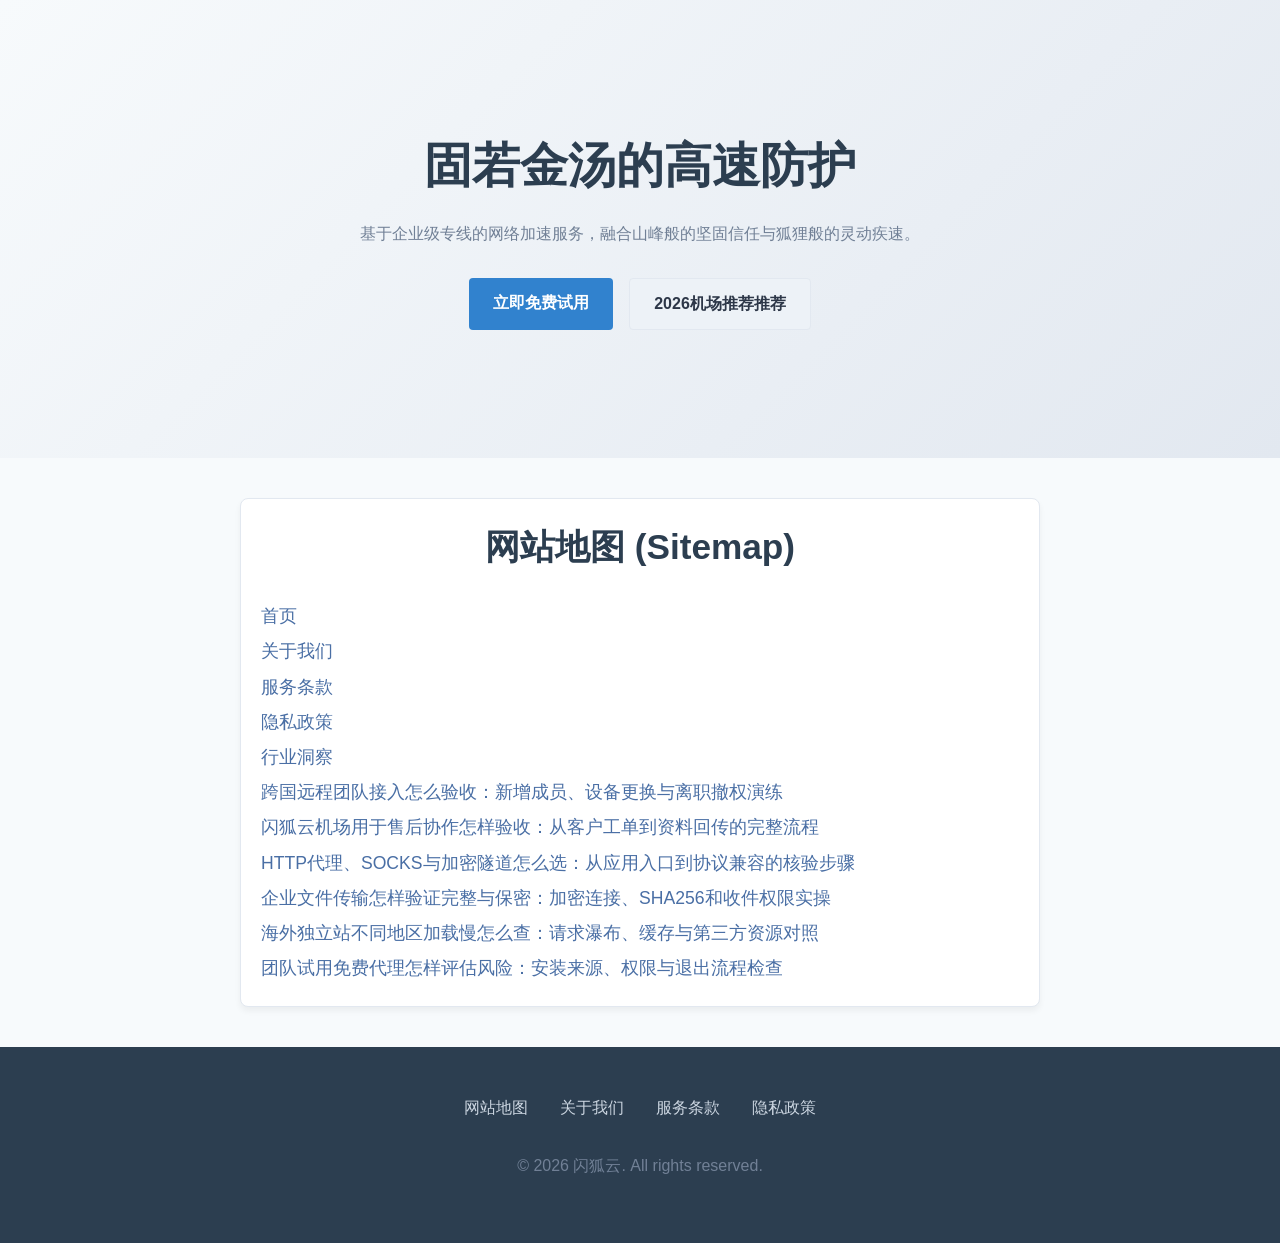
<file: sitemap.html>
<!DOCTYPE html>

<html lang="zh-CN">
<head>
<meta charset="utf-8"/>
<meta content="width=device-width, initial-scale=1.0" name="viewport"/>
<link href="style.css" rel="stylesheet"/>
<title>网站地图 - 闪狐云</title>
</head>
<body>
<header id="hero">
<div class="hero-content">
<h1>固若金汤的高速防护</h1>
<p>基于企业级专线的网络加速服务，融合山峰般的坚固信任与狐狸般的灵动疾速。</p>
<div class="hero-actions">
<a class="cta-btn primary-cta" href="https://ww012.twilightaff.com/#/?code=A56DH1Af" rel="nofollow" target="_blank">立即免费试用</a>
<a class="secondary-btn" href="https://dajichang.mom/" target="_blank">2026机场推荐推荐</a>
</div>
</div>
</header>
<main class="article-container seo-article subpage-container" style="max-width: 800px; margin: 40px auto; padding: 20px;">
<h1>网站地图 (Sitemap)</h1>
<ul style="list-style: none; padding: 0; font-size: 1.1rem; line-height: 2;">
<li><a href="index.html">首页</a></li>
<li><a href="about.html">关于我们</a></li>
<li><a href="terms.html">服务条款</a></li>
<li><a href="privacy.html">隐私政策</a></li>
<li><a href="blog.html">行业洞察</a></li>
<li><a href="remote-work-guide.html">跨国远程团队接入怎么验收：新增成员、设备更换与离职撤权演练</a></li>
<li><a href="shanhucloud-enterprise.html">闪狐云机场用于售后协作怎样验收：从客户工单到资料回传的完整流程</a></li>
<li><a href="proxy-protocols.html">HTTP代理、SOCKS与加密隧道怎么选：从应用入口到协议兼容的核验步骤</a></li>
<li><a href="data-encryption.html">企业文件传输怎样验证完整与保密：加密连接、SHA256和收件权限实操</a></li>
<li><a href="global-routing.html">海外独立站不同地区加载慢怎么查：请求瀑布、缓存与第三方资源对照</a></li>
<li><a href="enterprise-networking.html">团队试用免费代理怎样评估风险：安装来源、权限与退出流程检查</a></li>
</ul>
</main>
<footer>
<nav class="footer-nav">
<a href="sitemap.html">网站地图</a>
<a href="about.html">关于我们</a>
<a href="terms.html">服务条款</a>
<a href="privacy.html">隐私政策</a>
</nav>
<p>© 2026 闪狐云. All rights reserved.</p>
</footer>
</body>
</html>
</file>
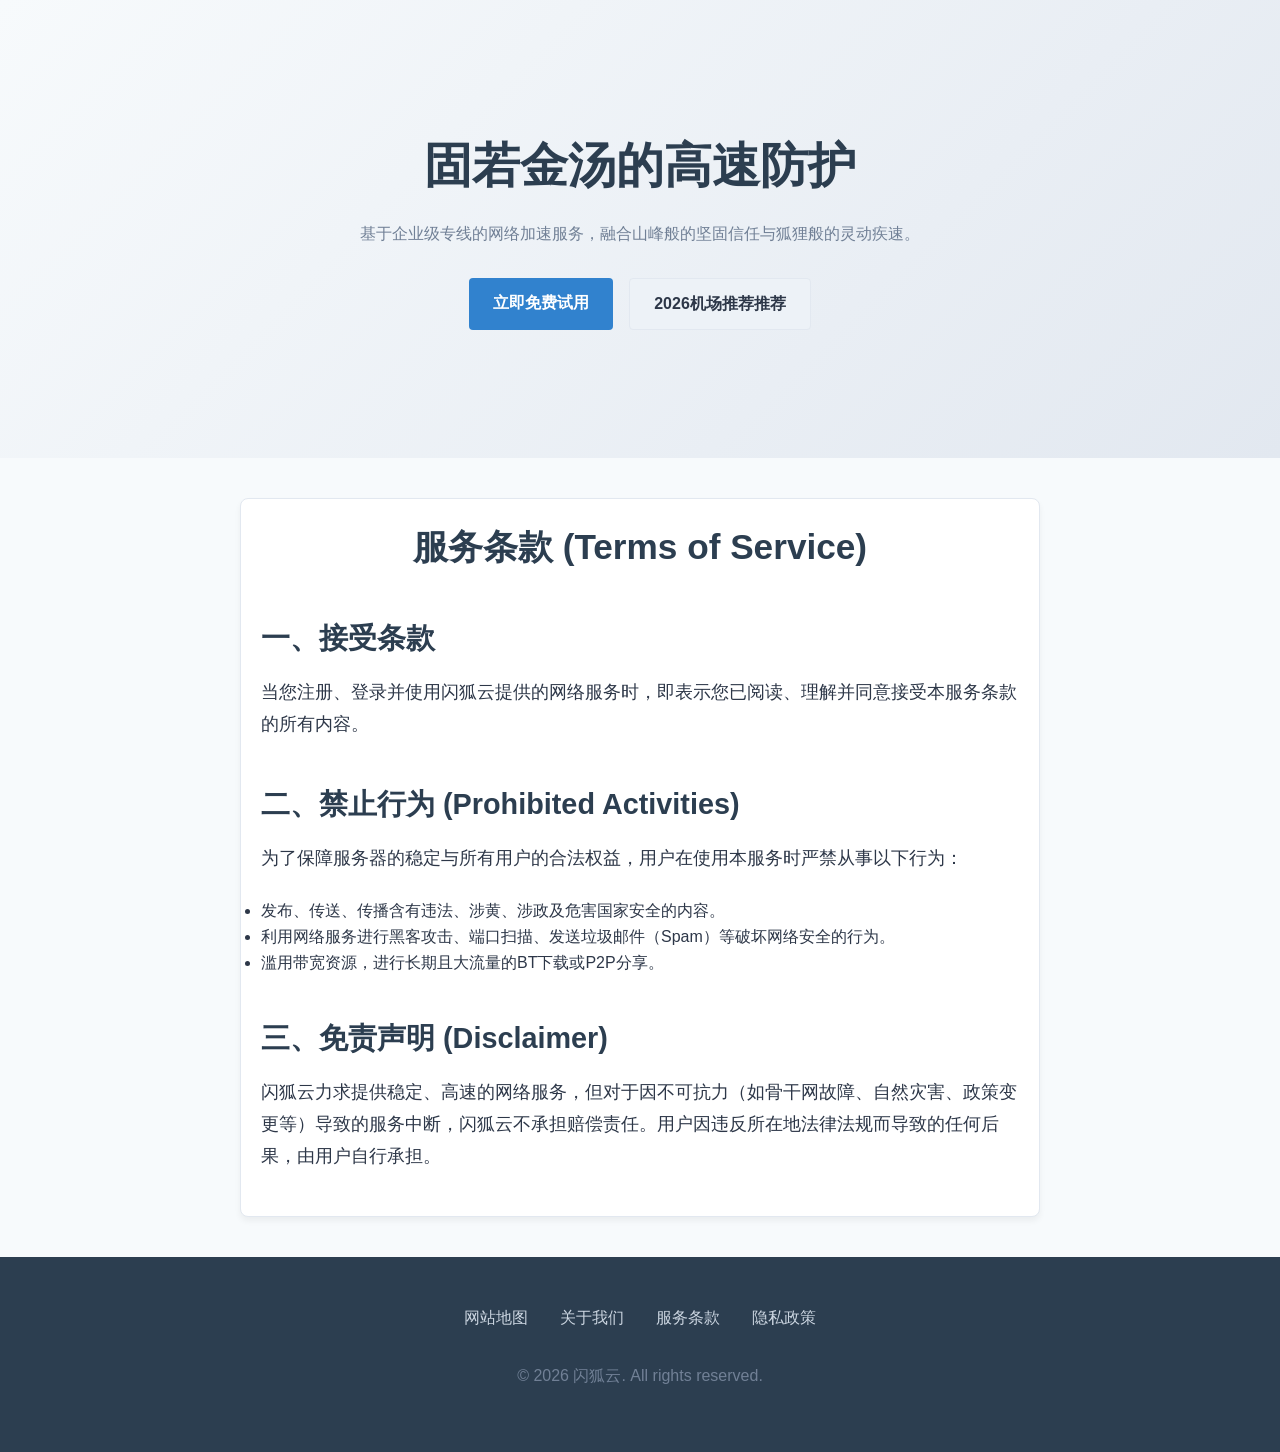
<file: terms.html>
<!DOCTYPE html>
<html lang="zh-CN">
<head>
<meta charset="UTF-8">
<meta name="viewport" content="width=device-width, initial-scale=1.0">
<link rel="stylesheet" href="style.css">
<title>服务条款 - 闪狐云</title>
  <link rel="canonical" href="https://shanhucloud.homes/terms.html">
</head>
<body>
<header id="hero">
        <div class="hero-content">
            <h1>固若金汤的高速防护</h1>
            <p>基于企业级专线的网络加速服务，融合山峰般的坚固信任与狐狸般的灵动疾速。</p>
            <div class="hero-actions">
                <a href="https://ww012.twilightaff.com/#/?code=A56DH1Af" rel="nofollow" target="_blank" class="cta-btn primary-cta">立即免费试用</a>
                <a href="https://dajichang.mom/" target="_blank" class="secondary-btn">2026机场推荐推荐</a>
            </div>
        </div>
    </header>
<main class="article-container seo-article subpage-container" style="max-width: 800px; margin: 40px auto; padding: 20px;">
<h1>服务条款 (Terms of Service)</h1>
<h2>一、接受条款</h2><p>当您注册、登录并使用闪狐云提供的网络服务时，即表示您已阅读、理解并同意接受本服务条款的所有内容。</p>
<h2>二、禁止行为 (Prohibited Activities)</h2><p>为了保障服务器的稳定与所有用户的合法权益，用户在使用本服务时严禁从事以下行为：</p><ul><li>发布、传送、传播含有违法、涉黄、涉政及危害国家安全的内容。</li><li>利用网络服务进行黑客攻击、端口扫描、发送垃圾邮件（Spam）等破坏网络安全的行为。</li><li>滥用带宽资源，进行长期且大流量的BT下载或P2P分享。</li></ul>
<h2>三、免责声明 (Disclaimer)</h2><p>闪狐云力求提供稳定、高速的网络服务，但对于因不可抗力（如骨干网故障、自然灾害、政策变更等）导致的服务中断，闪狐云不承担赔偿责任。用户因违反所在地法律法规而导致的任何后果，由用户自行承担。</p>
</main>
<footer>
        <nav class="footer-nav">
            <a href="sitemap.html">网站地图</a>
            <a href="about.html">关于我们</a>
            <a href="terms.html">服务条款</a>
            <a href="privacy.html">隐私政策</a>
        </nav>
        <p>&copy; 2026 闪狐云. All rights reserved.</p>
    </footer>
</body>
</html>
</file>
<file: style.css>
﻿:root {
    --bg-primary: #f7fafc;
    --bg-secondary: #edf2f7;
    --text-main: #2d3748;
    --text-muted: #718096;
    --brand-dark: #2c3e50;
    --brand-light: #4a5568;
    --brand-accent: #3182ce;
    --brand-accent-hover: #2b6cb0;
    --border-color: #e2e8f0;
    --font-stack: -apple-system, BlinkMacSystemFont, "Segoe UI", Roboto, Helvetica, Arial, sans-serif;
}

* {
    margin: 0;
    padding: 0;
    box-sizing: border-box;
}

body {
    font-family: var(--font-stack);
    background-color: var(--bg-primary);
    color: var(--text-main);
    line-height: 1.6;
}

/* Typography */
h1, h2, h3, h4 { color: var(--brand-dark); margin-bottom: 1rem; }
h1 { font-size: 3rem; }
h2 { font-size: 2.2rem; text-align: center; margin-bottom: 3rem; }
p { color: var(--text-muted); margin-bottom: 1rem; }

/* Navigation */
.sticky-nav {
    position: sticky;
    top: 0;
    background: rgba(255, 255, 255, 0.95);
    backdrop-filter: blur(5px);
    display: flex;
    justify-content: space-between;
    align-items: center;
    padding: 1rem 5%;
    border-bottom: 1px solid var(--border-color);
    z-index: 1000;
}

.logo { display: flex; align-items: center; }

.nav-links {
    display: flex;
    list-style: none;
    gap: 2rem;
}
.nav-links a {
    text-decoration: none;
    color: var(--text-main);
    font-weight: 500;
}

/* Buttons */
.cta-btn {
    display: inline-block;
    padding: 0.75rem 1.5rem;
    background-color: var(--brand-accent);
    color: white;
    text-decoration: none;
    border-radius: 4px;
    font-weight: bold;
    transition: background 0.3s;
}
.cta-btn:hover { background-color: var(--brand-accent-hover); }

.cta-btn.outline {
    background-color: transparent;
    border: 2px solid var(--brand-accent);
    color: var(--brand-accent);
}
.cta-btn.outline:hover {
    background-color: var(--brand-accent);
    color: white;
}

.secondary-btn {
    display: inline-block;
    padding: 0.75rem 1.5rem;
    background-color: var(--bg-secondary);
    color: var(--text-main);
    text-decoration: none;
    border-radius: 4px;
    font-weight: bold;
    border: 1px solid var(--border-color);
}

/* Layout */
section {
    padding: 5rem 5%;
}
.bg-alt {
    background-color: var(--bg-secondary);
}

.grid-3 {
    display: grid;
    grid-template-columns: repeat(auto-fit, minmax(300px, 1fr));
    gap: 2rem;
}

/* Hero */
#hero {
    padding: 8rem 5%;
    text-align: center;
    background: linear-gradient(135deg, var(--bg-primary) 0%, var(--border-color) 100%);
}
.hero-content {
    max-width: 800px;
    margin: 0 auto;
}
.hero-actions {
    margin-top: 2rem;
    display: flex;
    justify-content: center;
    gap: 1rem;
}

/* Cards */
.card {
    background: white;
    padding: 2rem;
    border-radius: 8px;
    border: 1px solid var(--border-color);
    box-shadow: 0 4px 6px rgba(0,0,0,0.05);
    text-align: center;
}
.card svg { margin-bottom: 1rem; }

/* Pricing */
.price-card {
    background: white;
    padding: 3rem 2rem;
    border-radius: 8px;
    border: 1px solid var(--border-color);
    text-align: center;
}
.price-card.popular {
    border: 2px solid var(--brand-accent);
    transform: scale(1.05);
}
.price {
    font-size: 2.5rem;
    color: var(--brand-dark);
    font-weight: bold;
    margin-bottom: 2rem;
}
.price span { font-size: 1rem; color: var(--text-muted); }
.price-card ul {
    list-style: none;
    margin-bottom: 2rem;
    text-align: left;
}
.price-card li {
    margin-bottom: 0.5rem;
    padding-left: 1.5rem;
    position: relative;
}
.price-card li::before {
    content: "â€¢";
    color: var(--brand-accent);
    position: absolute;
    left: 0;
    font-weight: bold;
}

/* FAQ */
.faq-list { max-width: 800px; margin: 0 auto; }
.faq-item {
    background: white;
    padding: 1.5rem;
    margin-bottom: 1rem;
    border-radius: 8px;
    border: 1px solid var(--border-color);
}

/* Footer */
footer {
    background: var(--brand-dark);
    color: white;
    text-align: center;
    padding: 3rem 5%;
}
.footer-nav {
    margin-bottom: 2rem;
    display: flex;
    justify-content: center;
    gap: 2rem;
}
.footer-nav a {
    color: #cbd5e0;
    text-decoration: none;
}
.footer-nav a:hover { color: white; }

/* SEO Article styles */
.seo-article a, .seo-article a:visited {
    color: #4a6fa5;
}

/* Blog Index */
.blog-container {
    padding: 5rem 5%;
    max-width: 1200px;
    margin: 0 auto;
}
.blog-container h1 {
    text-align: center;
    margin-bottom: 3rem;
}
.blog-card {
    background: white;
    padding: 2rem;
    border-radius: 8px;
    border: 1px solid var(--border-color);
    box-shadow: 0 4px 6px rgba(0,0,0,0.05);
    display: flex;
    flex-direction: column;
    justify-content: space-between;
    text-align: left;
}
.blog-card h3 {
    font-size: 1.25rem;
    color: var(--brand-dark);
    margin-bottom: 1rem;
    line-height: 1.4;
}
.blog-card p {
    color: var(--text-muted);
    flex-grow: 1;
    margin-bottom: 1.5rem;
}
.blog-card .cta-btn {
    align-self: flex-start;
}

/* SEO Article Layout */
.seo-container {
    max-width: 800px;
    margin: 0 auto;
    padding: 5rem 5%;
    background-color: var(--bg-primary);
}
.seo-article {
    background: white;
    padding: 3rem;
    border-radius: 8px;
    border: 1px solid var(--border-color);
    box-shadow: 0 4px 6px rgba(0,0,0,0.05);
}
.seo-article h1 {
    font-size: 2.2rem;
    margin-bottom: 1.5rem;
    text-align: center;
    color: var(--brand-dark);
}
.seo-article h2 {
    font-size: 1.8rem;
    margin-top: 2.5rem;
    margin-bottom: 1rem;
    text-align: left;
    color: var(--brand-dark);
}
.seo-article h3 {
    font-size: 1.4rem;
    margin-top: 2rem;
    margin-bottom: 0.75rem;
    color: var(--brand-light);
}
.seo-article p {
    font-size: 1.1rem;
    line-height: 1.8;
    color: var(--text-main);
    margin-bottom: 1.5rem;
}

/* Global Link Override to prevent default browser blue/purple */
a { color: #4a6fa5; text-decoration: none; }

a:hover { filter: brightness(1.2); }


/* Universal Mobile Nav Fix */
@media (max-width: 991px) {
    header, .top-header, .sticky-nav {
        flex-direction: column !important;
        height: auto !important;
        padding: 15px 10px !important;
    }
    .main-nav, nav, .nav-links, .nav-links ul, nav ul {
        display: flex !important;
        flex-wrap: wrap !important;
        justify-content: center !important;
        gap: 12px !important;
        width: 100% !important;
        margin: 10px 0 !important;
        padding: 0 !important;
    }
    .main-nav a, nav a, .nav-links a {
        font-size: 0.95rem !important;
        padding: 5px !important;
        margin: 0 !important;
    }
    .cta-btn, .nav-cta, .btn, .primary-btn, .primary-cta {
        margin-top: 5px !important;
        width: auto !important;
    }
}
</file>
